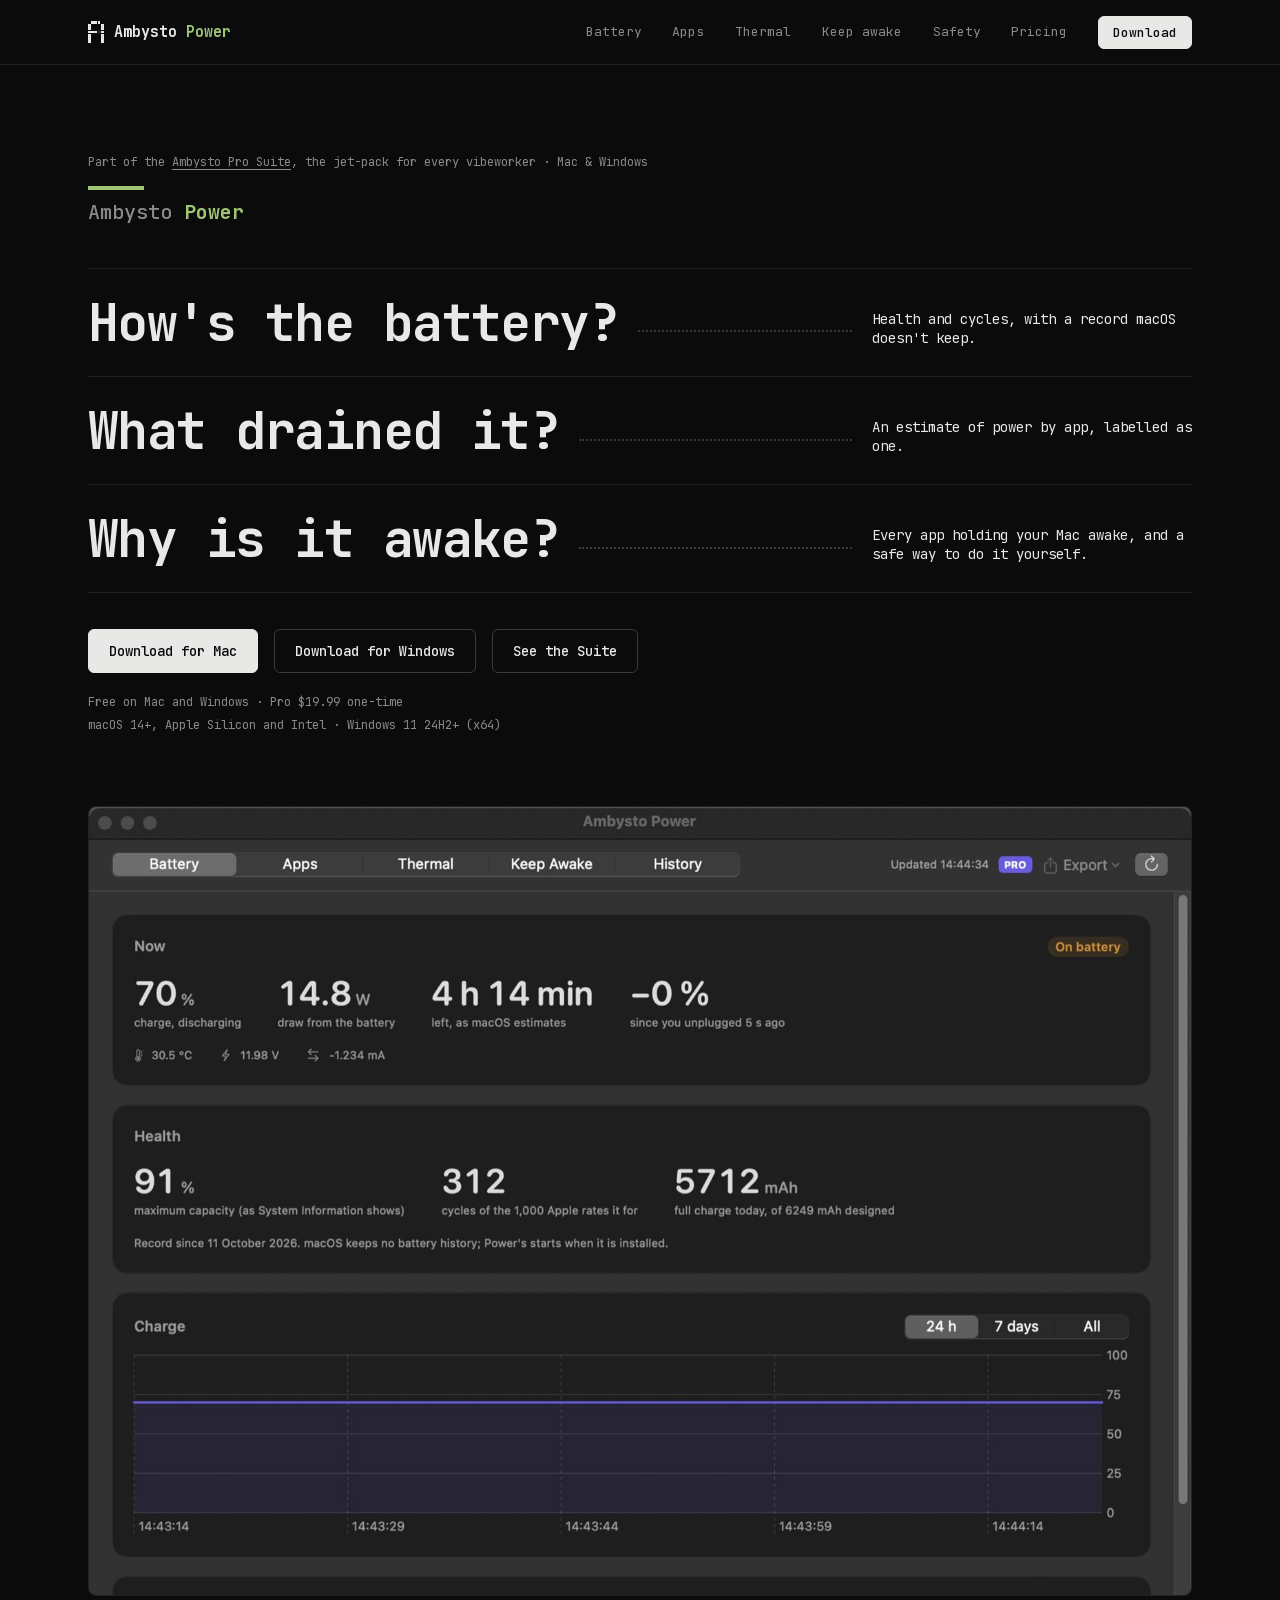
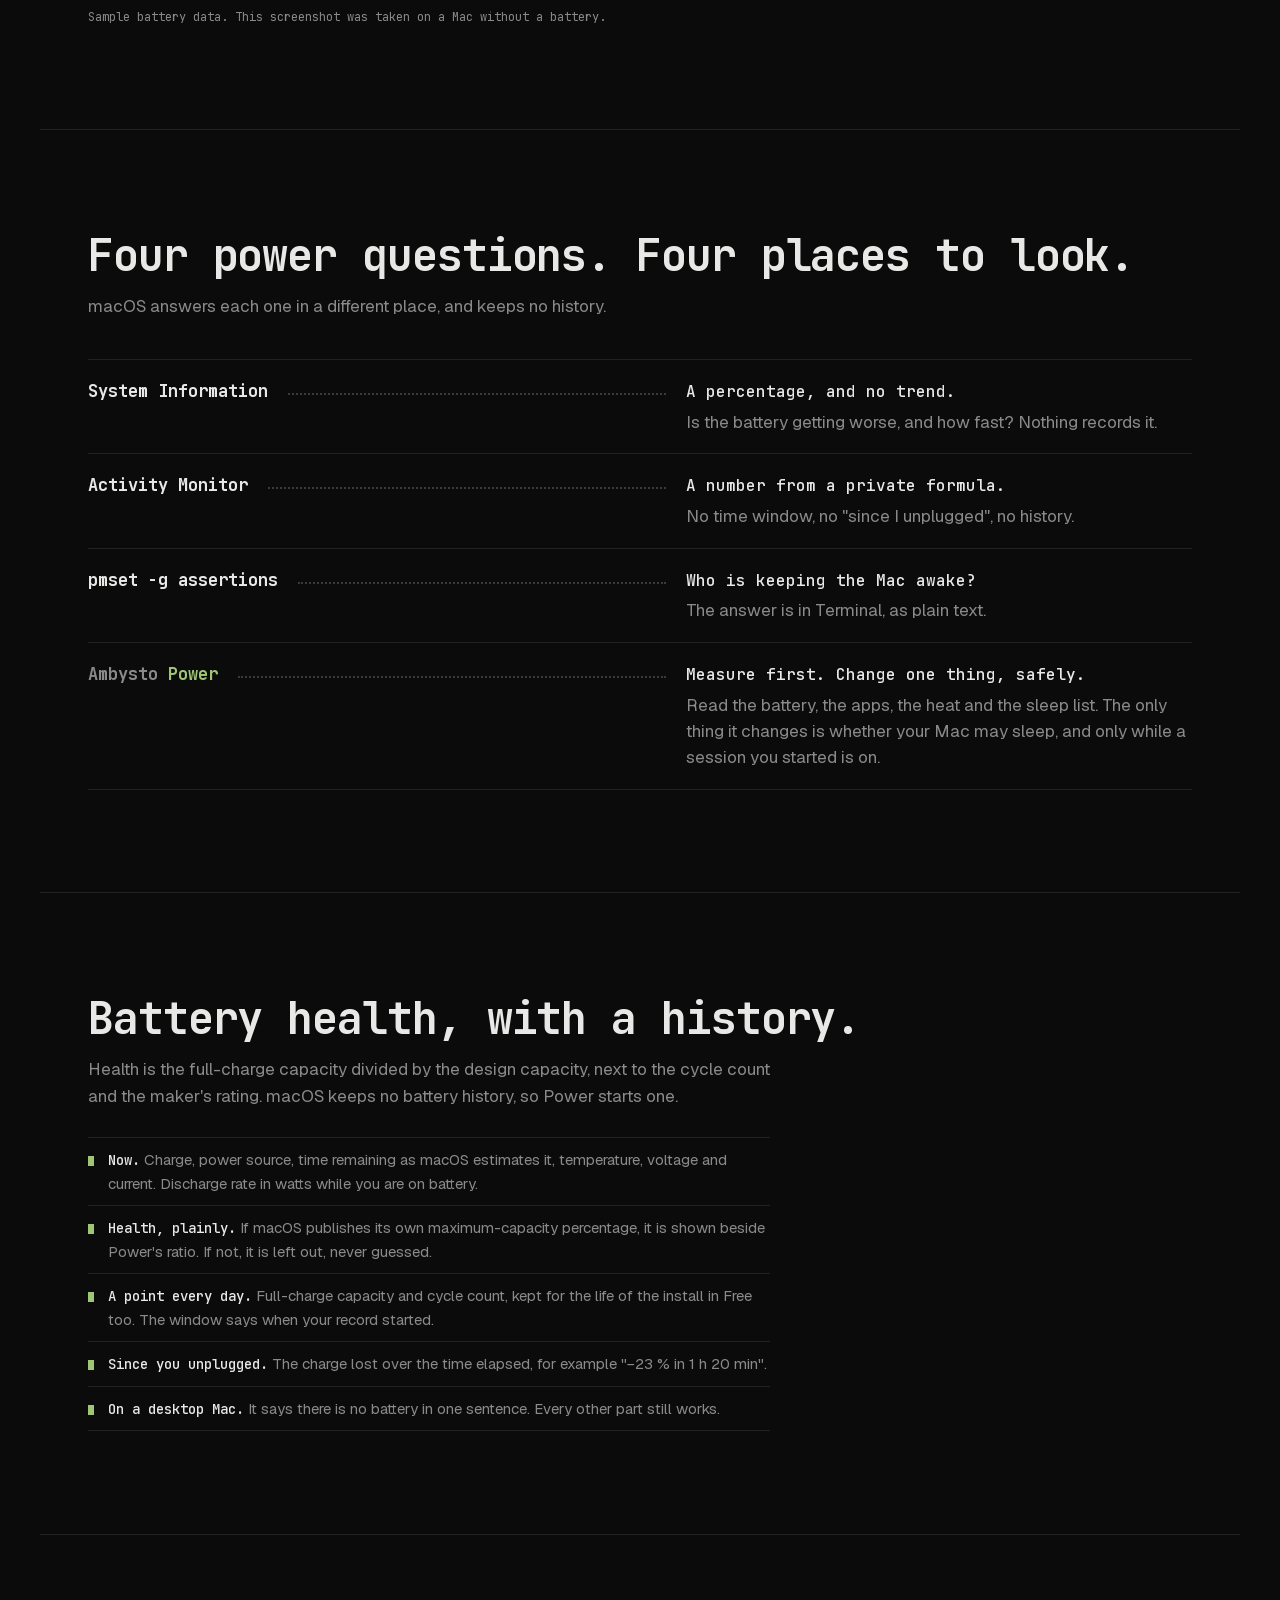
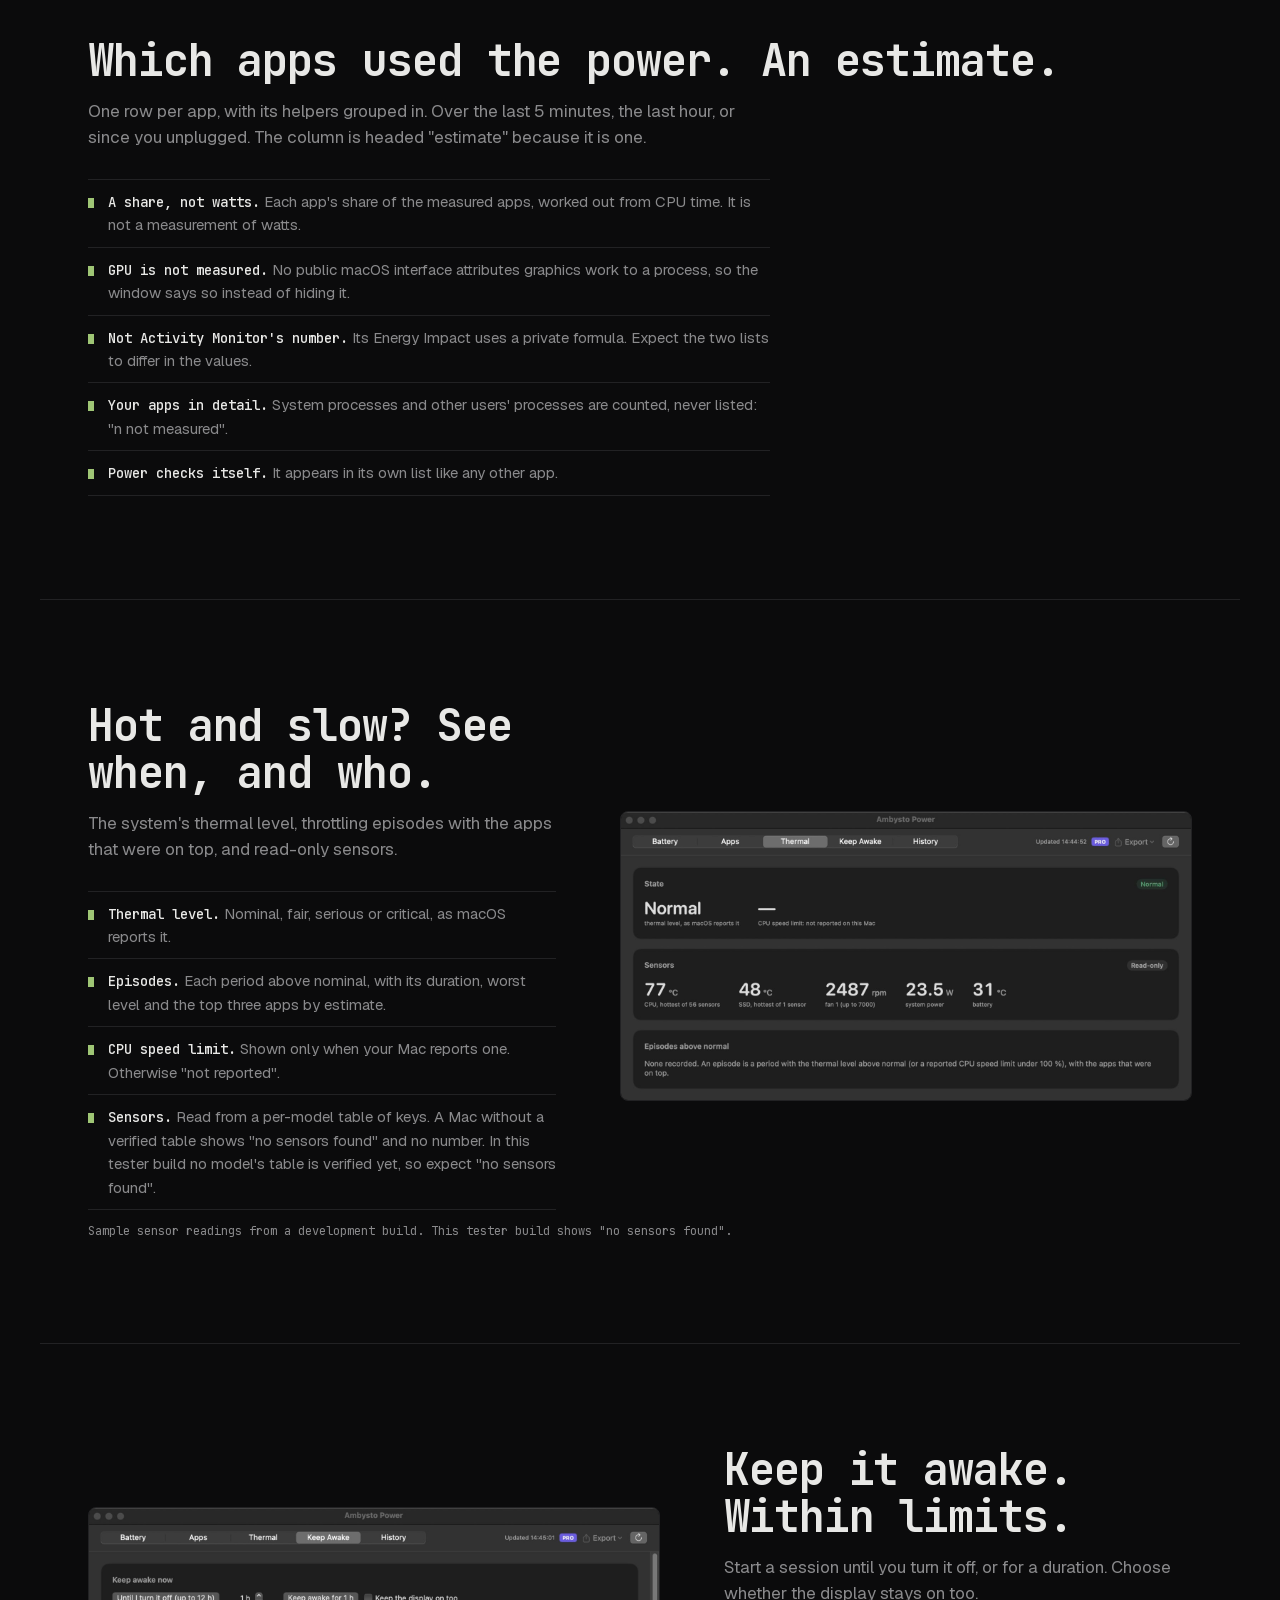
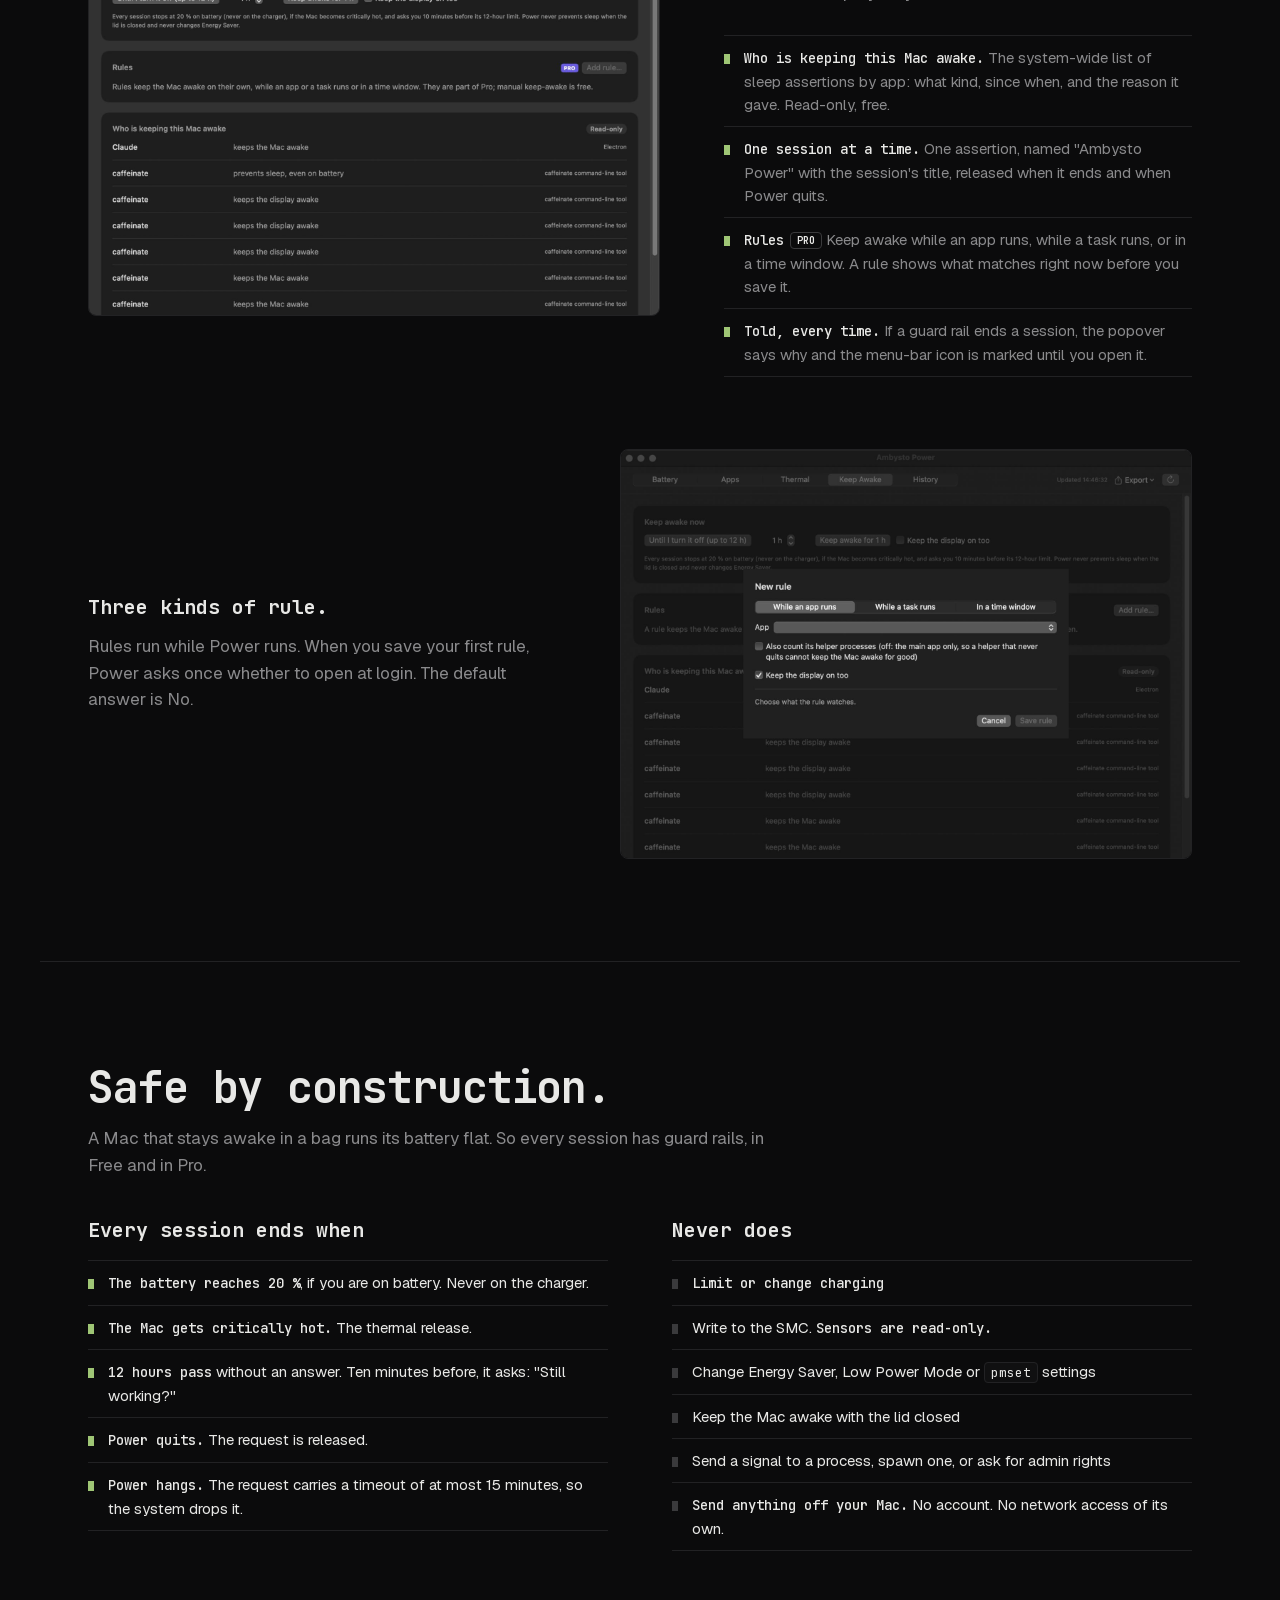
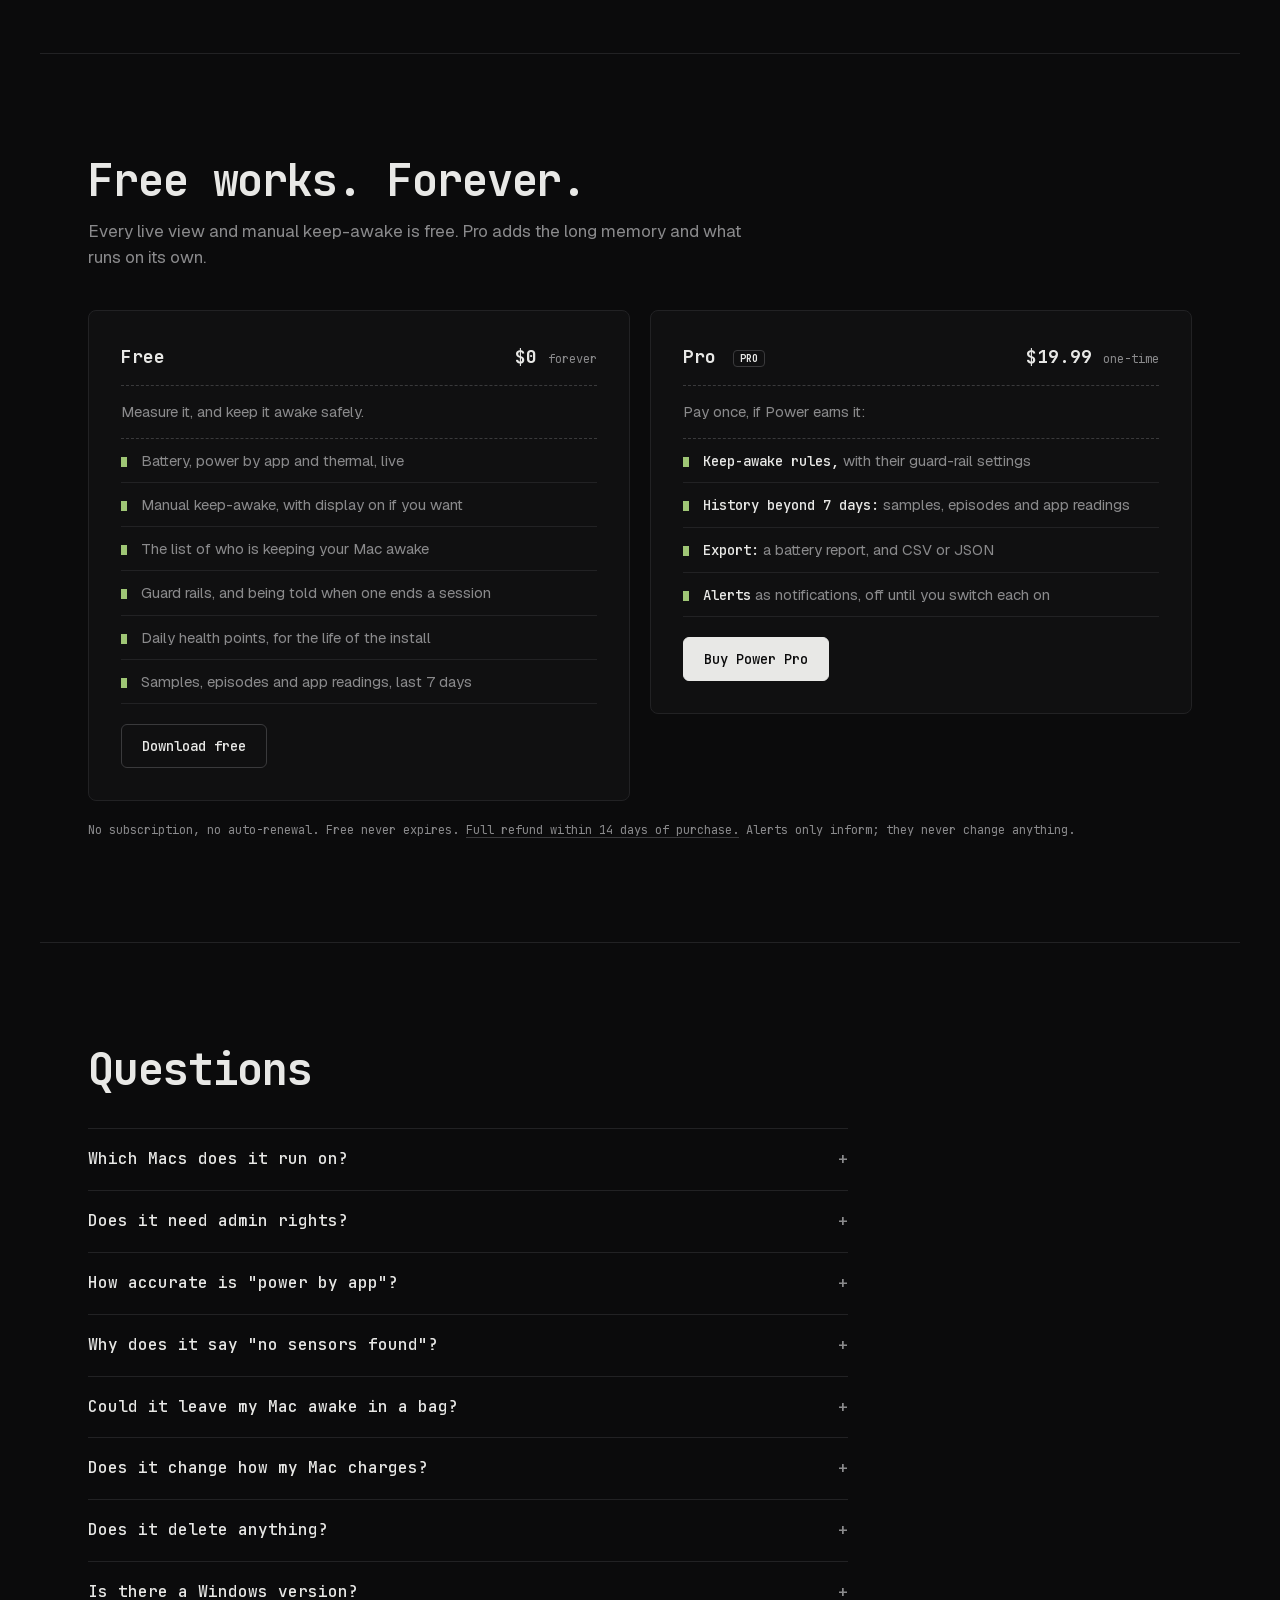
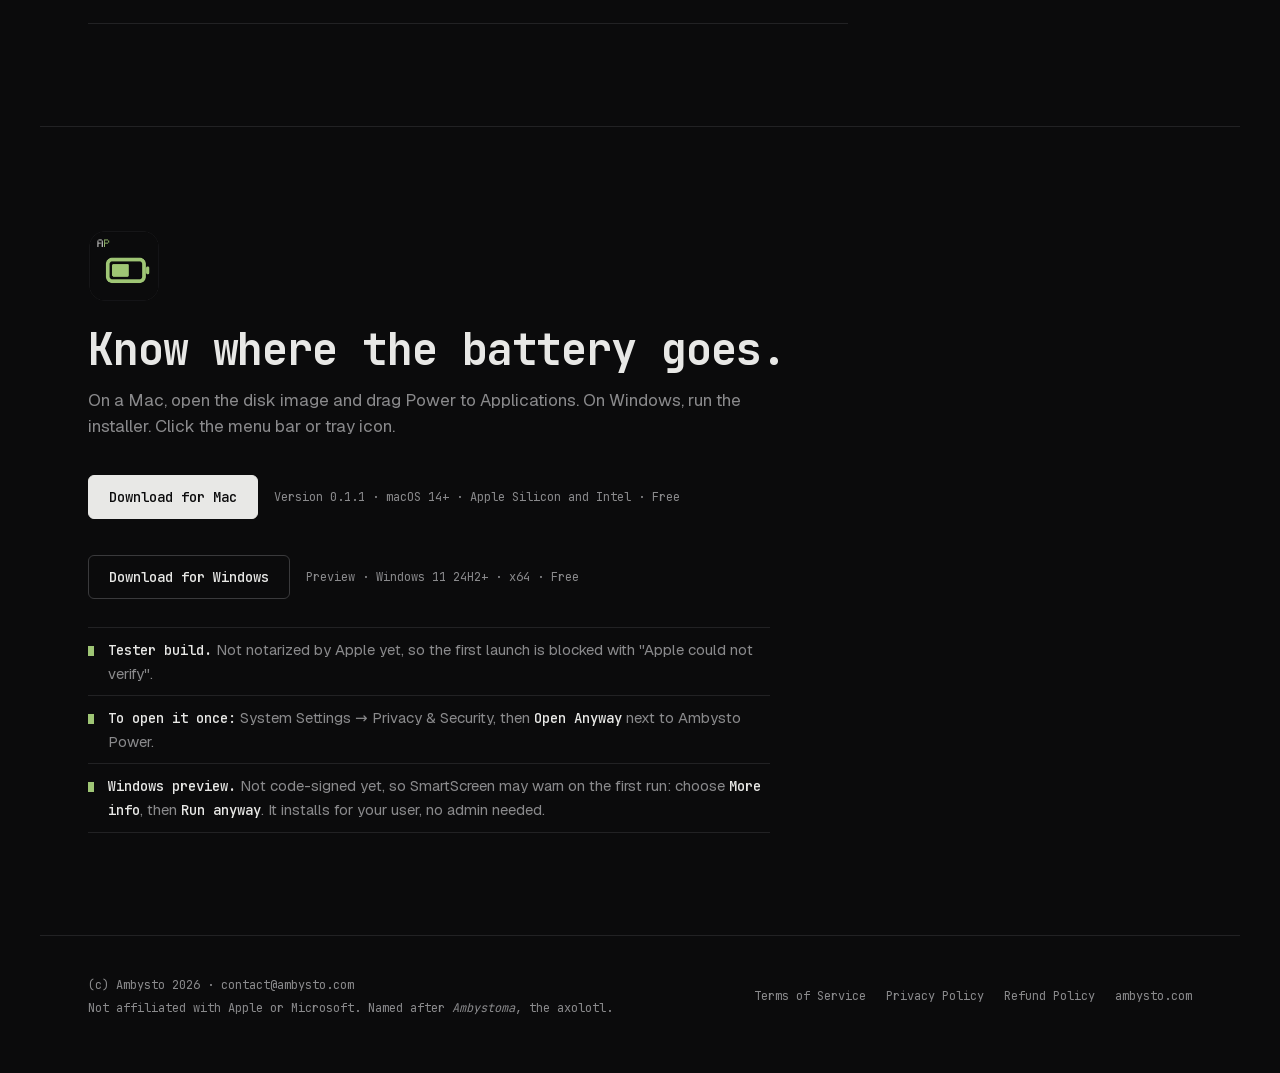
<file: site/index.html>
<!doctype html>
<html lang="en">
<head>
<meta charset="utf-8">
<meta name="viewport" content="width=device-width, initial-scale=1">
<title>Ambysto Power: Where your battery goes</title>
<meta name="description" content="Battery health with a history, an estimate of which apps used the power, thermal state and throttling, and keep-awake sessions with guard rails. Free.">
<meta name="color-scheme" content="dark">
<meta name="theme-color" content="#0b0b0c">
<link rel="preload" href="fonts/jetbrains-mono-latin.woff2" as="font" type="font/woff2" crossorigin>
<link rel="preload" href="fonts/geist-latin.woff2" as="font" type="font/woff2" crossorigin>
<link rel="icon" type="image/png" href="assets/favicon.png">
<meta property="og:title" content="Ambysto Power: Where your battery goes">
<meta property="og:description" content="Battery health, power by app (an estimate), thermal episodes and safe keep-awake, in your menu bar.">
<meta property="og:image" content="https://ambysto-power.vercel.app/assets/app-icon-256.png">
<style>
@font-face {
  font-family: "Geist"; font-style: normal; font-weight: 100 900; font-display: swap;
  src: url(fonts/geist-latin.woff2) format("woff2");
}
@font-face {
  font-family: "JetBrains Mono"; font-style: normal; font-weight: 100 800; font-display: swap;
  src: url(fonts/jetbrains-mono-latin.woff2) format("woff2");
}
:root {
  --bg: #0b0b0c;
  --panel: #101011;
  --ink: #e8e8e6;
  --mute: #8a8a8c;
  --rule: #222224;
  --dim: #3a3a3c;
  --tone: #9fc675; /* Power: identity only, never status */
  --sans: "Geist", system-ui, sans-serif;
  --mono: "JetBrains Mono", ui-monospace, monospace;
}

* { box-sizing: border-box; }
html {
  background: var(--bg);
  color-scheme: dark;
  scrollbar-color: var(--dim) var(--bg);
  -webkit-text-size-adjust: 100%;
}
@media (prefers-reduced-motion: no-preference) {
  html { scroll-behavior: smooth; }
}
body {
  margin: 0;
  background: var(--bg);
  color: var(--ink);
  font-family: var(--sans);
  font-size: 1.0625rem;
  line-height: 1.55;
  -webkit-font-smoothing: antialiased;
}
::selection { background: var(--ink); color: var(--bg); }
:focus-visible { outline: 2px solid var(--ink); outline-offset: 3px; border-radius: 4px; }
a { color: inherit; text-decoration: none; }
h1, h2, h3, p, ul, ol, figure { margin: 0; padding: 0; }
ul, ol { list-style: none; }
img { max-width: 100%; height: auto; display: block; }
.wrap { width: 100%; max-width: 1200px; margin-inline: auto; padding-inline: clamp(20px, 4vw, 48px); }
code { font-family: var(--mono); font-size: 0.85em; background: var(--panel); border: 1px solid var(--rule); border-radius: 4px; padding: 1px 6px; color: var(--ink); overflow-wrap: anywhere; }

/* header */
.top { position: sticky; top: 0; z-index: 20; background: var(--bg); border-bottom: 1px solid var(--rule); }
.topbar { display: flex; align-items: center; justify-content: space-between; height: 64px; }
.brandmark { display: inline-flex; align-items: center; gap: 0.7em; font-family: var(--mono); font-size: 15px; line-height: 1; }
.brandmark svg { height: 22px; width: auto; }
.brandmark b { font-weight: 700; }
.brandmark .nm { color: var(--tone); font-weight: 700; }
.links { display: flex; align-items: center; gap: clamp(14px, 2.4vw, 32px); font-family: var(--mono); font-size: 0.8125rem; color: var(--mute); }
.links a:not(.btn):hover { color: var(--ink); }
@media (max-width: 759px) {
  .links a:not(.btn) { display: none; }
}

/* buttons */
.btn {
  display: inline-flex; align-items: center; justify-content: center;
  font-family: var(--mono); font-weight: 500; font-size: 0.875rem; line-height: 1;
  padding: 14px 20px; border-radius: 6px; border: 1px solid var(--ink);
  background: transparent; color: var(--ink); cursor: pointer;
  transition: background 0.2s, color 0.2s, border-color 0.2s;
}
.btn.primary { background: var(--ink); color: var(--bg); }
.btn.primary:hover { background: #ffffff; border-color: #ffffff; }
.btn.ghost { border-color: var(--dim); }
.btn.ghost:hover { border-color: var(--ink); }
.btn.small { padding: 9px 14px; font-size: 0.8125rem; }

/* shared text */
.leader { align-self: flex-end; height: 0.5em; margin-bottom: 0.3em; min-width: 24px; border-bottom: 2px dotted var(--dim); }
.note { font-family: var(--mono); font-size: 0.75rem; color: var(--mute); }
.notice:empty { display: none; }
.actions { display: flex; flex-wrap: wrap; align-items: center; gap: 14px 16px; margin-top: 36px; }
.notes { display: grid; gap: 4px; margin-top: 20px; }
.block { padding-block: clamp(56px, 8vw, 112px); border-top: 1px solid var(--rule); scroll-margin-top: 88px; }
h2 { font-family: var(--mono); font-weight: 700; letter-spacing: -0.025em; line-height: 1.08; font-size: clamp(1.75rem, 3.4vw, 2.875rem); text-wrap: balance; }
.lede { margin-top: 14px; max-width: 62ch; color: var(--mute); text-wrap: pretty; }
.num { font-family: var(--mono); font-variant-numeric: tabular-nums; font-feature-settings: "tnum"; }

/* hero: the ledger */
.hero { padding-top: clamp(40px, 7vw, 88px); padding-bottom: clamp(56px, 8vw, 104px); }
.appid { display: flex; flex-direction: column; gap: 10px; margin-bottom: 18px; font-family: var(--mono); font-weight: 500; font-size: 1.25rem; line-height: 1.2; }
.appid::before { content: ""; display: block; width: 56px; height: 4px; background: var(--tone); }
.appid .co { color: var(--mute); }
.appid .nm { color: var(--tone); font-weight: 700; }
.hero .appid { margin-bottom: clamp(24px, 4vw, 44px); }
.lg { display: grid; grid-template-columns: minmax(0, 1fr) minmax(220px, 340px); border-top: 1px solid var(--rule); }
.lg h1 { display: contents; font: inherit; }
.say, .out { padding-block: clamp(14px, 2.2vw, 28px); border-bottom: 1px solid var(--rule); }
.say {
  grid-column: 1; display: flex; align-items: flex-end; gap: 20px;
  font-family: var(--mono); font-weight: 700; line-height: 1; letter-spacing: -0.03em;
  font-size: clamp(1.5rem, 4vw, 3.75rem);
}
.say::after { content: ""; flex: 1; align-self: flex-end; height: 0.5em; margin-bottom: 0.3em; min-width: 24px; border-bottom: 2px dotted var(--dim); }
.out {
  grid-column: 2; display: flex; align-items: flex-end; padding-left: 20px;
  font-family: var(--mono); font-size: clamp(0.8125rem, 1.1vw, 0.9375rem); line-height: 1.35;
}
.r1 { grid-row: 1; } .r2 { grid-row: 2; } .r3 { grid-row: 3; }
@media (max-width: 719px) {
  .lg { grid-template-columns: minmax(0, 1fr); }
  .say { border-bottom: 0; padding-bottom: 6px; }
  .say::after { display: none; }
  .out { grid-column: 1; padding-left: 0; padding-top: 0; color: var(--mute); }
  .say.r1 { grid-row: 1; } .out.r1 { grid-row: 2; }
  .say.r2 { grid-row: 3; } .out.r2 { grid-row: 4; }
  .say.r3 { grid-row: 5; } .out.r3 { grid-row: 6; }
}

/* screenshots */
.shot { background: var(--panel); border: 1px solid var(--rule); border-radius: 8px; overflow: hidden; }
.hero .shot { margin-top: clamp(40px, 6vw, 72px); }
.cap { margin-top: 12px; }
.shots { display: grid; grid-template-columns: 1fr 1fr; gap: 28px; margin-top: 40px; }
.shots figcaption { margin-top: 12px; }
@media (max-width: 719px) {
  .shots { grid-template-columns: minmax(0, 1fr); }
}

/* app sections */
.split { display: grid; grid-template-columns: minmax(0, 0.9fr) minmax(0, 1.1fr); gap: clamp(32px, 5vw, 64px); align-items: center; }
.split.flip { grid-template-columns: minmax(0, 1.1fr) minmax(0, 0.9fr); }
.split.flip .copy { order: 2; }
.ticks { margin-top: 28px; border-top: 1px solid var(--rule); max-width: 62ch; }
.ticks li { display: flex; gap: 14px; align-items: baseline; padding-block: 10px; border-bottom: 1px solid var(--rule); font-size: 0.9375rem; color: var(--mute); }
.ticks li::before { content: ""; flex: none; width: 6px; height: 10px; background: var(--tone, var(--ink)); transform: translateY(1px); }
.ticks li > span { min-width: 0; }
.ticks strong { font-family: var(--mono); font-weight: 500; font-size: 0.875rem; color: var(--ink); }
.subhead { font-family: var(--mono); font-weight: 700; font-size: 1.25rem; line-height: 1.2; }
.split + .split { margin-top: clamp(40px, 6vw, 72px); }
.ticks li.dimmark::before { background: var(--dim); }
.pro-badge { font-family: var(--mono); font-weight: 700; font-size: 0.625rem; color: var(--ink); border: 1px solid var(--dim); border-radius: 4px; padding: 1px 6px; margin-left: 6px; vertical-align: middle; }
@media (max-width: 899px) {
  .split, .split.flip { grid-template-columns: minmax(0, 1fr); }
  .split.flip .copy { order: 0; }
}

/* ledger rows: problem, steps, refusals */
.rows { margin-top: 40px; border-top: 1px solid var(--rule); }
.rows li { display: grid; grid-template-columns: minmax(0, max-content) minmax(24px, 1fr) minmax(0, 46ch); align-items: baseline; column-gap: 20px; padding-block: 18px; border-bottom: 1px solid var(--rule); }
.rows .no { font-family: var(--mono); font-weight: 700; font-size: 1.0625rem; }
.rows .leader { align-self: start; margin-top: 0.5em; margin-bottom: 0; }
.rows .why { color: var(--mute); }
.rows .why h3 { font-family: var(--mono); font-weight: 500; font-size: 1rem; color: var(--ink); margin-bottom: 4px; }
.rows .appid-line .co { color: var(--mute); }
.rows .appid-line .nm { color: var(--tone); }
.flow { counter-reset: s; }
.flow li { counter-increment: s; }
.flow .no::before { content: counter(s, decimal-leading-zero); color: var(--mute); font-weight: 400; margin-right: 1.4ch; }
.cols2 { display: grid; grid-template-columns: 1fr 1fr; gap: clamp(32px, 5vw, 64px); margin-top: 40px; }
.cols2 h3 { font-family: var(--mono); font-weight: 700; font-size: 1.25rem; line-height: 1.2; }
.cols2 .ticks { margin-top: 18px; }
.cols2 .ticks li { color: var(--ink); }
@media (max-width: 859px) {
  .rows li { grid-template-columns: 1fr; row-gap: 6px; }
  .rows .leader { display: none; }
  .cols2 { grid-template-columns: minmax(0, 1fr); }
}

/* free and pro: two receipts */
.receipts { display: grid; grid-template-columns: 1fr 1fr; gap: 20px; margin-top: 40px; align-items: start; }
.receipt { padding: clamp(20px, 3vw, 32px); background: var(--panel); border: 1px solid var(--rule); border-radius: 8px; }
.rhead { display: flex; justify-content: space-between; align-items: baseline; gap: 12px; padding-bottom: 14px; border-bottom: 1px dashed var(--dim); }
.rhead h3 { font-family: var(--mono); font-weight: 700; font-size: 1.125rem; }
.rhead .price { font-size: 1.125rem; font-weight: 700; }
.rhead .price small { font-weight: 400; font-size: 0.75rem; color: var(--mute); }
.tagline { margin-top: 14px; color: var(--mute); font-size: 0.9375rem; }
.receipt .ticks { margin-top: 14px; max-width: none; border-top: 1px dashed var(--dim); }
.receipt .ticks li { border-bottom-color: var(--rule); }
.receipt .btn { margin-top: 20px; }
.receipt .notice { margin-top: 12px; }
.after { margin-top: 20px; }
@media (max-width: 899px) {
  .receipts { grid-template-columns: minmax(0, 1fr); }
}

/* questions */
.faq { margin-top: 36px; border-top: 1px solid var(--rule); max-width: 760px; }
.faq details { border-bottom: 1px solid var(--rule); }
.faq summary { display: flex; justify-content: space-between; gap: 16px; padding-block: 18px; cursor: pointer; list-style: none; font-family: var(--mono); font-weight: 500; font-size: 1rem; }
.faq summary::-webkit-details-marker { display: none; }
.faq summary::after { content: "+"; color: var(--mute); }
.faq details[open] summary::after { content: "\2212"; }
.faq details p { padding-bottom: 20px; max-width: 62ch; color: var(--mute); }

/* download */
.dl-icon { width: 72px; height: 72px; margin-bottom: 24px; border-radius: 0; }
.download .notice { margin-top: 14px; }

.foot { display: flex; flex-wrap: wrap; align-items: center; justify-content: space-between; gap: 16px; padding-block: 40px 56px; border-top: 1px solid var(--rule); }
.foot p { font-family: var(--mono); font-size: 0.75rem; color: var(--mute); }
.foot em { font-style: italic; }
.foot > div { display: grid; gap: 4px; }
.foot .legal { display: flex; flex-wrap: wrap; gap: 8px 20px; font-family: var(--mono); font-size: 0.75rem; color: var(--mute); }
.foot a:hover { color: var(--ink); }
a.inl { text-decoration: underline; text-underline-offset: 3px; text-decoration-color: var(--dim); }
a.inl:hover { color: var(--ink); text-decoration-color: var(--ink); }

@media (prefers-reduced-motion: reduce) {
  .btn { transition: none; }
}
.suite-line { margin-bottom: 14px; }
.suite-line a { text-decoration: underline; text-underline-offset: 3px; }
</style>
</head>
<body>

<header class="top">
  <div class="wrap topbar">
    <a class="brandmark" href="#top">
      <svg viewBox="0 0 5 7" aria-hidden="true" shape-rendering="crispEdges"><path fill="#e8e8e6" d="M1.04 .04h.92v.92h-.92zM2.04 .04h.92v.92h-.92zM3.04 .04h.92v.92h-.92zM.04 1.04h.92v.92h-.92zM4.04 1.04h.92v.92h-.92zM.04 2.04h.92v.92h-.92zM4.04 2.04h.92v.92h-.92zM.04 3.04h.92v.92h-.92zM1.04 3.04h.92v.92h-.92zM2.04 3.04h.92v.92h-.92zM4.04 3.04h.92v.92h-.92zM.04 4.04h.92v.92h-.92zM4.04 4.04h.92v.92h-.92zM.04 5.04h.92v.92h-.92zM4.04 5.04h.92v.92h-.92zM.04 6.04h.92v.92h-.92zM4.04 6.04h.92v.92h-.92z"/><path fill="#3a3a3c" d="M3.04 3.04h.92v.92h-.92z"/></svg>
      <span><b>Ambysto</b> <span class="nm">Power</span></span>
    </a>
    <nav class="links" aria-label="Sections">
      <a href="#battery">Battery</a>
      <a href="#apps">Apps</a>
      <a href="#thermal">Thermal</a>
      <a href="#awake">Keep awake</a>
      <a href="#safety">Safety</a>
      <a href="#pricing">Pricing</a>
      <a class="btn small primary" href="#download">Download</a>
    </nav>
  </div>
</header>

<main id="top">

<!-- ================= HERO ================= -->
<section class="wrap hero">
  <p class="note suite-line">Part of the <a href="https://suite.ambysto.com">Ambysto Pro Suite</a>, the jet-pack for every vibeworker · Mac &amp; Windows</p>
  <p class="appid"><span><span class="co">Ambysto</span> <span class="nm">Power</span></span></p>
  <div class="lg">
    <h1>
      <span class="say r1">How's the battery?</span>
      <span class="say r2">What drained it?</span>
      <span class="say r3">Why is it awake?</span>
    </h1>
    <p class="out r1">Health and cycles, with a record macOS doesn't keep.</p>
    <p class="out r2">An estimate of power by app, labelled as one.</p>
    <p class="out r3">Every app holding your Mac awake, and a safe way to do it yourself.</p>
  </div>
  <div class="actions">
    <a class="btn primary" href="#download">Download for Mac</a>
    <a class="btn ghost" href="#download">Download for Windows</a>
    <a class="btn ghost" href="https://suite.ambysto.com">See the Suite</a>
  </div>
  <div class="notes">
    <p class="note">Free on Mac and Windows · Pro $19.99 one-time</p>
    <p class="note">macOS 14+, Apple Silicon and Intel · Windows 11 24H2+ (x64)</p>
  </div>

  <figure class="shot">
    <img src="assets/battery.jpg" width="1600" height="1143" alt="The Ambysto Power Battery tab: 70 percent charge, discharging at 14.8 watts, 4 hours 14 minutes left as macOS estimates, health shown as 91 percent maximum capacity, 312 cycles of the 1,000 Apple rates the battery for, 5712 mAh full charge of 6249 mAh designed, and a charge chart with 24 hour, 7 day and All ranges.">
  </figure>
  <p class="note cap">Sample battery data. This screenshot was taken on a Mac without a battery.</p>
</section>

<!-- ================= PROBLEM ================= -->
<section class="wrap block" aria-labelledby="problem-title">
  <h2 id="problem-title">Four power questions. Four places to look.</h2>
  <p class="lede">macOS answers each one in a different place, and keeps no history.</p>
  <ul class="rows">
    <li>
      <span class="no">System Information</span><span class="leader" aria-hidden="true"></span>
      <div class="why"><h3>A percentage, and no trend.</h3><p>Is the battery getting worse, and how fast? Nothing records it.</p></div>
    </li>
    <li>
      <span class="no">Activity Monitor</span><span class="leader" aria-hidden="true"></span>
      <div class="why"><h3>A number from a private formula.</h3><p>No time window, no "since I unplugged", no history.</p></div>
    </li>
    <li>
      <span class="no">pmset -g assertions</span><span class="leader" aria-hidden="true"></span>
      <div class="why"><h3>Who is keeping the Mac awake?</h3><p>The answer is in Terminal, as plain text.</p></div>
    </li>
    <li>
      <span class="no appid-line"><span class="co">Ambysto</span> <span class="nm">Power</span></span><span class="leader" aria-hidden="true"></span>
      <div class="why"><h3>Measure first. Change one thing, safely.</h3><p>Read the battery, the apps, the heat and the sleep list. The only thing it changes is whether your Mac may sleep, and only while a session you started is on.</p></div>
    </li>
  </ul>
</section>

<!-- ================= BATTERY ================= -->
<section id="battery" class="wrap block" aria-labelledby="battery-title">
  <h2 id="battery-title">Battery health, with a history.</h2>
  <p class="lede">Health is the full-charge capacity divided by the design capacity, next to the cycle count and the maker's rating. macOS keeps no battery history, so Power starts one.</p>
  <ul class="ticks">
    <li><span><strong>Now.</strong> Charge, power source, time remaining as macOS estimates it, temperature, voltage and current. Discharge rate in watts while you are on battery.</span></li>
    <li><span><strong>Health, plainly.</strong> If macOS publishes its own maximum-capacity percentage, it is shown beside Power's ratio. If not, it is left out, never guessed.</span></li>
    <li><span><strong>A point every day.</strong> Full-charge capacity and cycle count, kept for the life of the install in Free too. The window says when your record started.</span></li>
    <li><span><strong>Since you unplugged.</strong> The charge lost over the time elapsed, for example "−23 % in 1 h 20 min".</span></li>
    <li><span><strong>On a desktop Mac.</strong> It says there is no battery in one sentence. Every other part still works.</span></li>
  </ul>
</section>

<!-- ================= APPS ================= -->
<section id="apps" class="wrap block" aria-labelledby="apps-title">
  <h2 id="apps-title">Which apps used the power. An estimate.</h2>
  <p class="lede">One row per app, with its helpers grouped in. Over the last 5 minutes, the last hour, or since you unplugged. The column is headed "estimate" because it is one.</p>
  <ul class="ticks">
    <li><span><strong>A share, not watts.</strong> Each app's share of the measured apps, worked out from CPU time. It is not a measurement of watts.</span></li>
    <li><span><strong>GPU is not measured.</strong> No public macOS interface attributes graphics work to a process, so the window says so instead of hiding it.</span></li>
    <li><span><strong>Not Activity Monitor's number.</strong> Its Energy Impact uses a private formula. Expect the two lists to differ in the values.</span></li>
    <li><span><strong>Your apps in detail.</strong> System processes and other users' processes are counted, never listed: "n not measured".</span></li>
    <li><span><strong>Power checks itself.</strong> It appears in its own list like any other app.</span></li>
  </ul>
</section>

<!-- ================= THERMAL ================= -->
<section id="thermal" class="wrap block" aria-labelledby="thermal-title">
  <div class="split">
    <div class="copy">
      <h2 id="thermal-title">Hot and slow? See when, and who.</h2>
      <p class="lede">The system's thermal level, throttling episodes with the apps that were on top, and read-only sensors.</p>
      <ul class="ticks">
        <li><span><strong>Thermal level.</strong> Nominal, fair, serious or critical, as macOS reports it.</span></li>
        <li><span><strong>Episodes.</strong> Each period above nominal, with its duration, worst level and the top three apps by estimate.</span></li>
        <li><span><strong>CPU speed limit.</strong> Shown only when your Mac reports one. Otherwise "not reported".</span></li>
        <li><span><strong>Sensors.</strong> Read from a per-model table of keys. A Mac without a verified table shows "no sensors found" and no number. In this tester build no model's table is verified yet, so expect "no sensors found".</span></li>
      </ul>
    </div>
    <figure class="shot">
      <img src="assets/thermal.jpg" width="1600" height="809" loading="lazy" alt="The Thermal tab in a development build: thermal level Normal, CPU speed limit not reported on this Mac, a read-only Sensors card with sample readings, and episodes above normal: none recorded.">
    </figure>
  </div>
  <p class="note cap">Sample sensor readings from a development build. This tester build shows "no sensors found".</p>
</section>

<!-- ================= KEEP AWAKE ================= -->
<section id="awake" class="wrap block" aria-labelledby="awake-title">
  <div class="split flip">
    <div class="copy">
      <h2 id="awake-title">Keep it awake. Within limits.</h2>
      <p class="lede">Start a session until you turn it off, or for a duration. Choose whether the display stays on too.</p>
      <ul class="ticks">
        <li><span><strong>Who is keeping this Mac awake.</strong> The system-wide list of sleep assertions by app: what kind, since when, and the reason it gave. Read-only, free.</span></li>
        <li><span><strong>One session at a time.</strong> One assertion, named "Ambysto Power" with the session's title, released when it ends and when Power quits.</span></li>
        <li><span><strong>Rules</strong><span class="pro-badge">PRO</span> Keep awake while an app runs, while a task runs, or in a time window. A rule shows what matches right now before you save it.</span></li>
        <li><span><strong>Told, every time.</strong> If a guard rail ends a session, the popover says why and the menu-bar icon is marked until you open it.</span></li>
      </ul>
    </div>
    <figure class="shot">
      <img src="assets/awake.jpg" width="1600" height="1143" loading="lazy" alt="The Keep Awake tab: start a session until turned off or for 1 hour with a 'keep the display on too' option, a note that every session stops at 20 percent on battery, if the Mac becomes critically hot, and asks 10 minutes before its 12-hour limit. Below, the Rules card marked Pro and the read-only list of apps keeping this Mac awake.">
    </figure>
  </div>
  <div class="split">
    <div class="copy">
      <h3 class="subhead">Three kinds of rule.</h3>
      <p class="lede">Rules run while Power runs. When you save your first rule, Power asks once whether to open at login. The default answer is No.</p>
    </div>
    <figure class="shot">
      <img src="assets/rules.jpg" width="1600" height="1143" loading="lazy" alt="The New rule sheet with three kinds: while an app runs, while a task runs, and in a time window, an app picker, an unchecked option to also count the app's helper processes, and a checked option to keep the display on too.">
    </figure>
  </div>
</section>

<!-- ================= SAFETY ================= -->
<section id="safety" class="wrap block" aria-labelledby="safety-title">
  <h2 id="safety-title">Safe by construction.</h2>
  <p class="lede">A Mac that stays awake in a bag runs its battery flat. So every session has guard rails, in Free and in Pro.</p>
  <div class="cols2">
    <div>
      <h3>Every session ends when</h3>
      <ul class="ticks">
        <li><span><strong>The battery reaches 20 %</strong>, if you are on battery. Never on the charger.</span></li>
        <li><span><strong>The Mac gets critically hot.</strong> The thermal release.</span></li>
        <li><span><strong>12 hours pass</strong> without an answer. Ten minutes before, it asks: "Still working?"</span></li>
        <li><span><strong>Power quits.</strong> The request is released.</span></li>
        <li><span><strong>Power hangs.</strong> The request carries a timeout of at most 15 minutes, so the system drops it.</span></li>
      </ul>
    </div>
    <div>
      <h3>Never does</h3>
      <ul class="ticks">
        <li class="dimmark"><span><strong>Limit or change charging</strong></span></li>
        <li class="dimmark"><span>Write to the SMC. <strong>Sensors are read-only.</strong></span></li>
        <li class="dimmark"><span>Change Energy Saver, Low Power Mode or <code>pmset</code> settings</span></li>
        <li class="dimmark"><span>Keep the Mac awake with the lid closed</span></li>
        <li class="dimmark"><span>Send a signal to a process, spawn one, or ask for admin rights</span></li>
        <li class="dimmark"><span><strong>Send anything off your Mac.</strong> No account. No network access of its own.</span></li>
      </ul>
    </div>
  </div>
</section>

<!-- ================= PRICING ================= -->
<section id="pricing" class="wrap block" aria-labelledby="pricing-title">
  <h2 id="pricing-title">Free works. Forever.</h2>
  <p class="lede">Every live view and manual keep-awake is free. Pro adds the long memory and what runs on its own.</p>
  <div class="receipts">
    <div class="receipt">
      <div class="rhead"><h3>Free</h3><span class="price num">$0 <small>forever</small></span></div>
      <p class="tagline">Measure it, and keep it awake safely.</p>
      <ul class="ticks">
        <li><span>Battery, power by app and thermal, live</span></li>
        <li><span>Manual keep-awake, with display on if you want</span></li>
        <li><span>The list of who is keeping your Mac awake</span></li>
        <li><span>Guard rails, and being told when one ends a session</span></li>
        <li><span>Daily health points, for the life of the install</span></li>
        <li><span>Samples, episodes and app readings, last 7 days</span></li>
      </ul>
      <a class="btn ghost" href="#download">Download free</a>
    </div>
    <div class="receipt">
      <div class="rhead"><h3>Pro <span class="pro-badge">PRO</span></h3><span class="price num">$19.99 <small>one-time</small></span></div>
      <p class="tagline">Pay once, if Power earns it:</p>
      <ul class="ticks">
        <li><span><strong>Keep-awake rules,</strong> with their guard-rail settings</span></li>
        <li><span><strong>History beyond 7 days:</strong> samples, episodes and app readings</span></li>
        <li><span><strong>Export:</strong> a battery report, and CSV or JSON</span></li>
        <li><span><strong>Alerts</strong> as notifications, off until you switch each on</span></li>
      </ul>
      <button class="btn primary" type="button" data-buy="power">Buy Power Pro</button>
      <p class="note notice" id="notice-power" role="status"></p>
    </div>
  </div>
  <p class="note after">No subscription, no auto-renewal. Free never expires. <a class="inl" href="/refund-policy">Full refund within 14 days of purchase.</a> Alerts only inform; they never change anything.</p>
</section>

<!-- ================= FAQ ================= -->
<section class="wrap block" aria-labelledby="faq-title">
  <h2 id="faq-title">Questions</h2>
  <div class="faq">
    <details>
      <summary>Which Macs does it run on?</summary>
      <p>macOS 14 or later. Apple Silicon and Intel. It lives in the menu bar, with a window when you want the full views. A Mac with no battery says so, and the other views still work.</p>
    </details>
    <details>
      <summary>Does it need admin rights?</summary>
      <p>No. There is no admin password and no helper tool. It reads your own processes in detail. It asks two things only: whether to open at login, when you save your first rule, and for notification permission, when you switch an alert on.</p>
    </details>
    <details>
      <summary>How accurate is "power by app"?</summary>
      <p>It is an estimate, and it is labelled as one. It ranks apps by their share of measured activity, today from CPU time. It is not watts, it leaves GPU out, and it will not match Activity Monitor's Energy Impact value for value.</p>
    </details>
    <details>
      <summary>Why does it say "no sensors found"?</summary>
      <p>Sensor readings need a table of keys checked for your Mac's model. Where there is no verified table, Power shows no number rather than guess one. In this tester build no model's table is verified yet, so every Mac shows "no sensors found".</p>
    </details>
    <details>
      <summary>Could it leave my Mac awake in a bag?</summary>
      <p>Every session stops at 20 % on battery, at a critical thermal level, and at 12 hours unless you answer. The system request also expires within 15 minutes if Power hangs, and is released when Power quits. It never keeps the Mac awake with the lid closed.</p>
    </details>
    <details>
      <summary>Does it change how my Mac charges?</summary>
      <p>No. It never limits charging, and never changes Energy Saver, Low Power Mode or any sleep setting. The only thing it changes is whether your Mac may idle-sleep, and only while a session or rule you made is on.</p>
    </details>
    <details>
      <summary>Does it delete anything?</summary>
      <p>Only its own history day files older than 7 days, only in Free, only with no license key stored, and only if Power never kept Pro history on that Mac. Otherwise it hides older data and deletes nothing. The daily health points are never deleted. Settings also has a "Delete history older than 7 days" button, behind a confirmation that lists the files.</p>
    </details>
    <details>
      <summary>Is there a Windows version?</summary>
      <p>Yes, as a preview for Windows 11 24H2 or later (x64), built from the same written spec as the Mac app. Like the Mac app, every keep-awake session has the same guard rails and never changes power plans or charging limits.</p>
    </details>
  </div>
</section>

<!-- ================= DOWNLOAD ================= -->
<section id="download" class="wrap block download" aria-labelledby="download-title">
  <img class="dl-icon" src="assets/app-icon-256.png" width="256" height="256" alt="Ambysto Power app icon">
  <h2 id="download-title">Know where the battery goes.</h2>
  <p class="lede">On a Mac, open the disk image and drag Power to Applications. On Windows, run the installer. Click the menu bar or tray icon.</p>
  <div class="actions">
    <a class="btn primary" id="get" href="download/AmbystoPower.dmg" download aria-describedby="get-notice">Download for Mac</a>
    <p class="note">Version 0.1.1 · macOS 14+ · Apple Silicon and Intel · Free</p>
  </div>
  <div class="actions">
    <a class="btn ghost" id="get-win" href="https://github.com/ambysto/ambysto-downloads/releases/download/windows-v0.1.1/AmbystoPower.msi" aria-describedby="get-notice">Download for Windows</a>
    <p class="note">Preview · Windows 11 24H2+ · x64 · Free</p>
  </div>
  <p class="note notice" id="get-notice" role="status"></p>
  <ul class="ticks">
    <li><span><strong>Tester build.</strong> Not notarized by Apple yet, so the first launch is blocked with "Apple could not verify".</span></li>
    <li><span><strong>To open it once:</strong> System Settings → Privacy &amp; Security, then <strong>Open Anyway</strong> next to Ambysto Power.</span></li>
    <li><span><strong>Windows preview.</strong> Not code-signed yet, so SmartScreen may warn on the first run: choose <strong>More info</strong>, then <strong>Run anyway</strong>. It installs for your user, no admin needed.</span></li>
  </ul>
</section>

</main>

<footer class="wrap foot">
  <div>
    <p>(c) Ambysto 2026 · <a href="mailto:contact@ambysto.com">contact@ambysto.com</a></p>
    <p>Not affiliated with Apple or Microsoft. Named after <em>Ambystoma</em>, the axolotl.</p>
  </div>
  <nav class="legal" aria-label="Legal">
    <a href="/terms">Terms of Service</a>
    <a href="/privacy-policy">Privacy Policy</a>
    <a href="/refund-policy">Refund Policy</a>
    <a href="https://ambysto.com">ambysto.com</a>
  </nav>
</footer>

<script>
// Download: if the disk image or installer is not on the server, say so instead of a 404.
['get', 'get-win'].forEach(function (id) { document.getElementById(id).addEventListener('click', function (e) {
  var a = this;
  if (a.dataset.ok) return;
  e.preventDefault();
  fetch(a.href, { method: 'HEAD' }).then(function (r) {
    if (!r.ok) throw 0;
    a.dataset.ok = '1';
    a.click();
  }).catch(function () {
    document.getElementById('get-notice').textContent = 'The download is being updated. Please try again shortly.';
  });
}); });

// Buy: no checkout is connected; say so, charge nothing.
document.querySelectorAll('[data-buy]').forEach(function (b) {
  b.addEventListener('click', function () {
    document.getElementById('notice-' + b.dataset.buy).textContent = 'Checkout is opening soon. Early users get Pro access free.';
  });
});
</script>
</body>
</html>
</file>
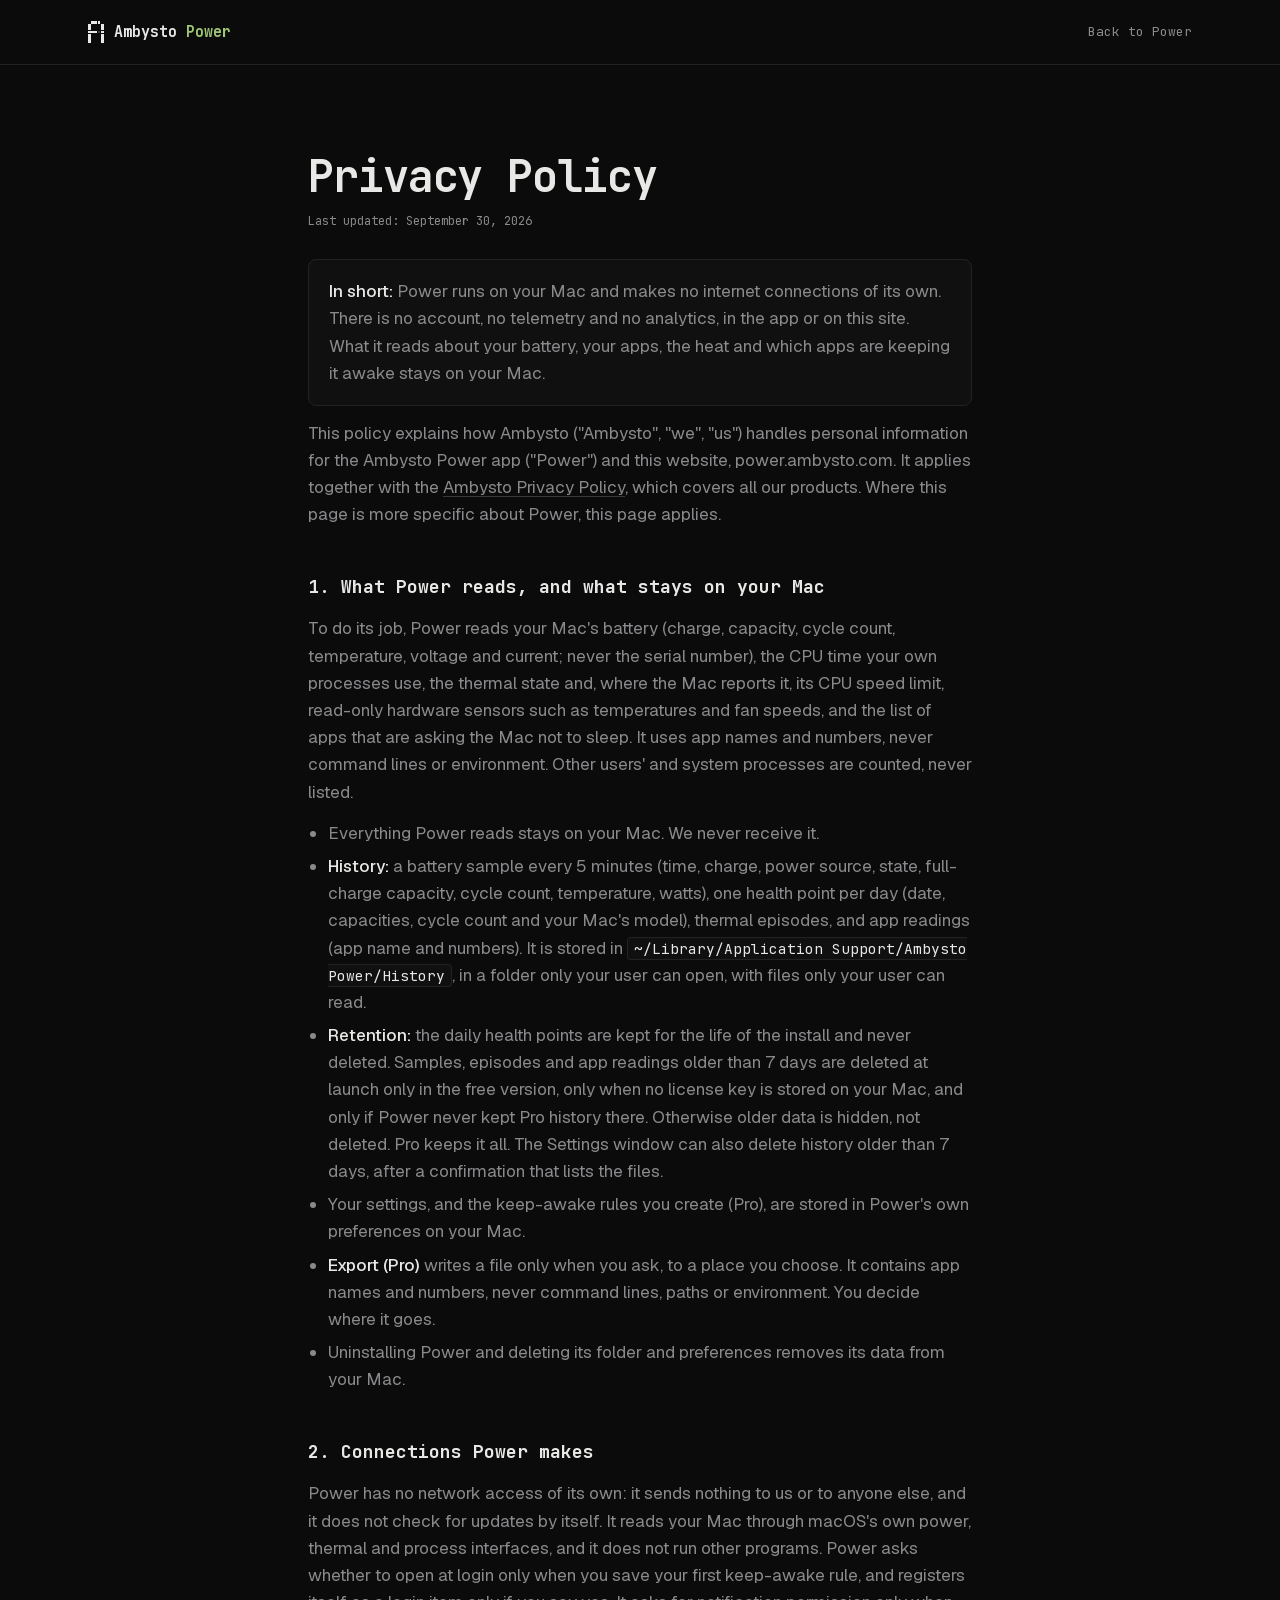
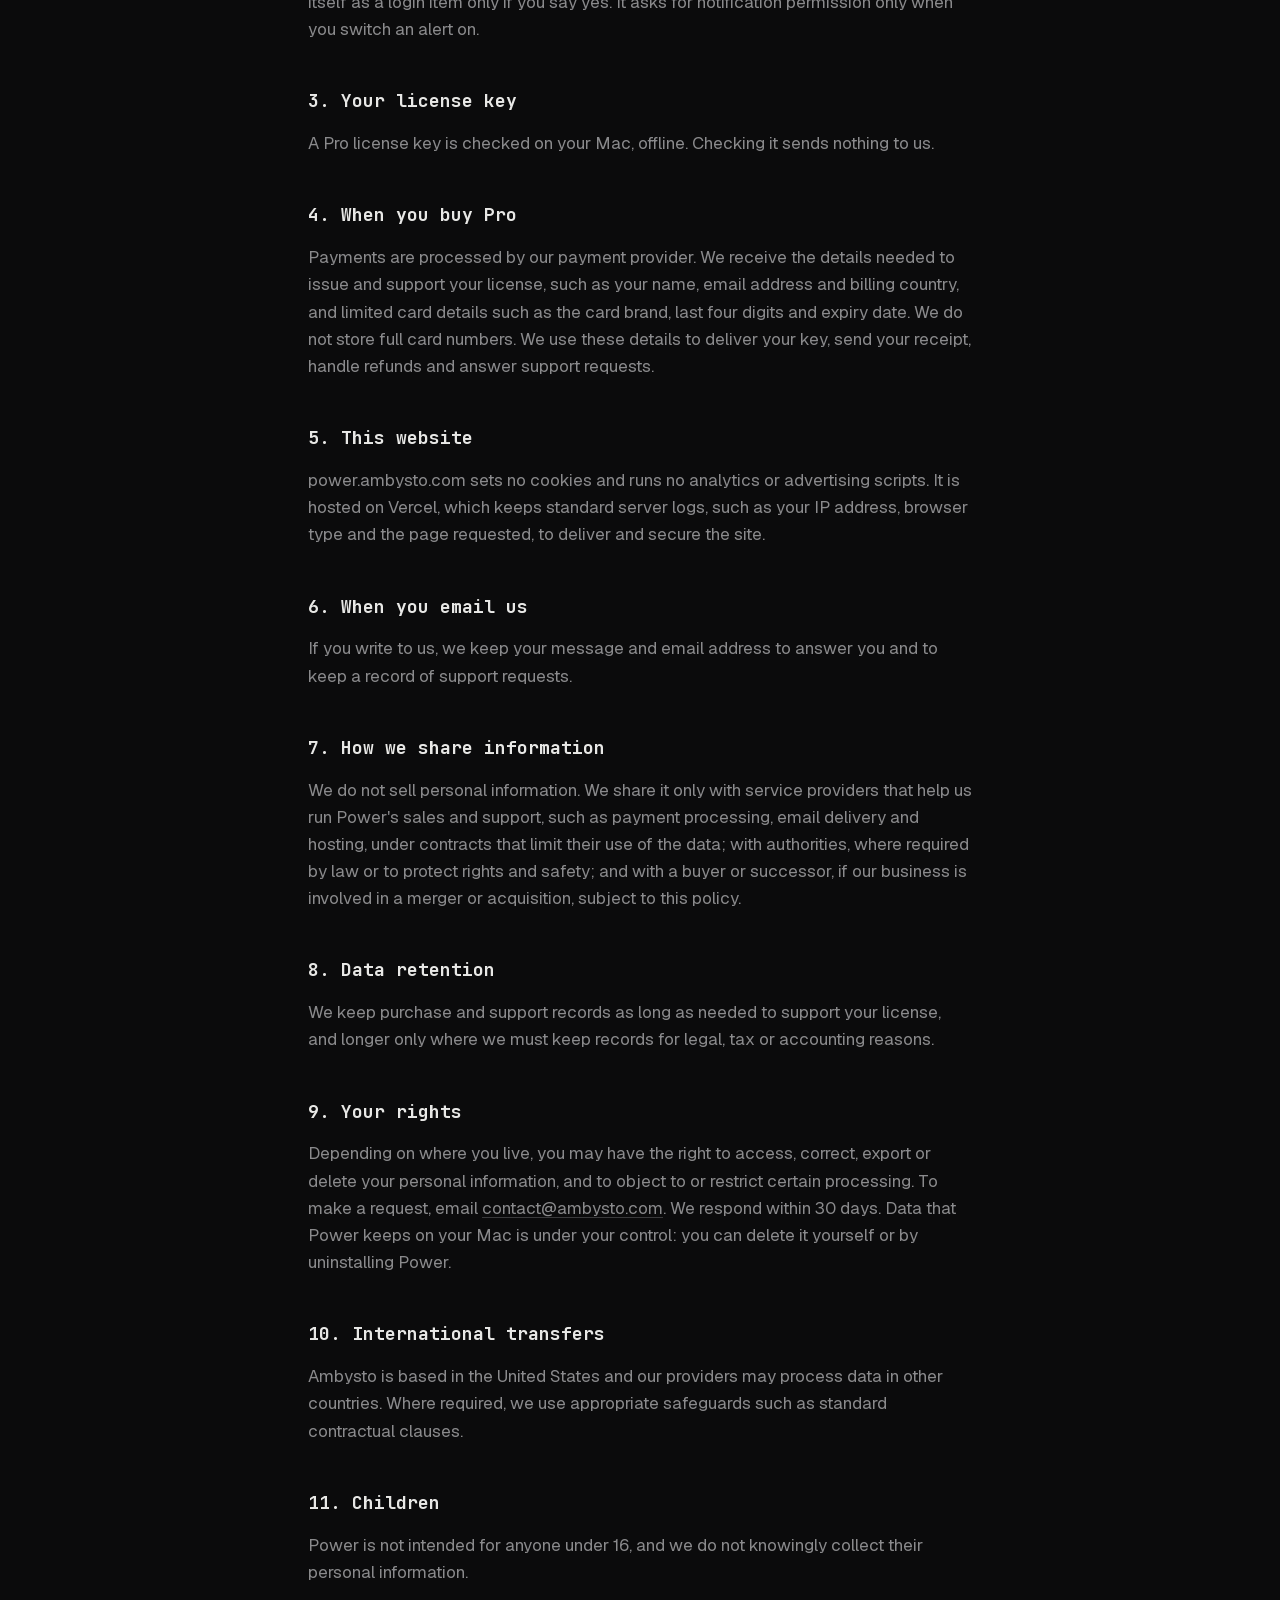
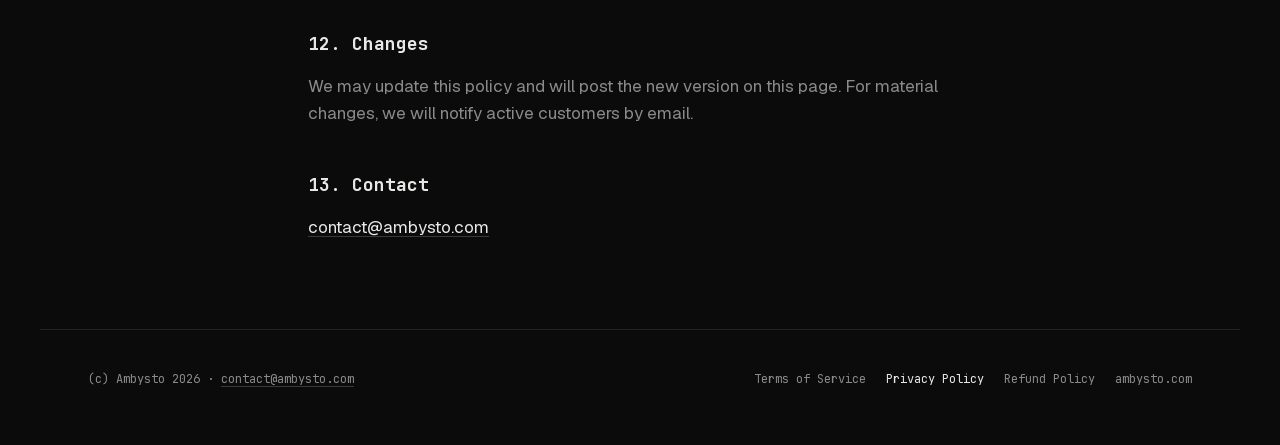
<file: site/privacy-policy.html>
<!doctype html>
<html lang="en">
<head>
<meta charset="utf-8">
<meta name="viewport" content="width=device-width, initial-scale=1">
<title>Privacy Policy · Ambysto Power</title>
<meta name="description" content="How Ambysto Power and power.ambysto.com handle personal information.">
<meta name="color-scheme" content="dark">
<meta name="theme-color" content="#0b0b0c">
<link rel="icon" type="image/png" href="assets/favicon.png">
<link rel="stylesheet" href="legal.css">
</head>
<body>

<header class="top">
  <div class="wrap topbar">
    <a class="brandmark" href="/">
      <svg viewBox="0 0 5 7" aria-hidden="true" shape-rendering="crispEdges"><path fill="#e8e8e6" d="M1.04 .04h.92v.92h-.92zM2.04 .04h.92v.92h-.92zM3.04 .04h.92v.92h-.92zM.04 1.04h.92v.92h-.92zM4.04 1.04h.92v.92h-.92zM.04 2.04h.92v.92h-.92zM4.04 2.04h.92v.92h-.92zM.04 3.04h.92v.92h-.92zM1.04 3.04h.92v.92h-.92zM2.04 3.04h.92v.92h-.92zM4.04 3.04h.92v.92h-.92zM.04 4.04h.92v.92h-.92zM4.04 4.04h.92v.92h-.92zM.04 5.04h.92v.92h-.92zM4.04 5.04h.92v.92h-.92zM.04 6.04h.92v.92h-.92zM4.04 6.04h.92v.92h-.92z"/><path fill="#3a3a3c" d="M3.04 3.04h.92v.92h-.92z"/></svg>
      <span><b>Ambysto</b> <span class="nm">Power</span></span>
    </a>
    <a class="back" href="/">Back to Power</a>
  </div>
</header>

<main class="wrap doc">
<h1>Privacy Policy</h1>
<p class="updated">Last updated: September 30, 2026</p>
<p class="short"><strong>In short:</strong> Power runs on your Mac and makes no internet connections of its own. There is no account, no telemetry and no analytics, in the app or on this site. What it reads about your battery, your apps, the heat and which apps are keeping it awake stays on your Mac.</p>
<p>This policy explains how Ambysto ("Ambysto", "we", "us") handles personal information for the Ambysto Power app ("Power") and this website, power.ambysto.com. It applies together with the <a href="https://ambysto.com/privacy-policy">Ambysto Privacy Policy</a>, which covers all our products. Where this page is more specific about Power, this page applies.</p>

<h2>1. What Power reads, and what stays on your Mac</h2>
<p>To do its job, Power reads your Mac's battery (charge, capacity, cycle count, temperature, voltage and current; never the serial number), the CPU time your own processes use, the thermal state and, where the Mac reports it, its CPU speed limit, read-only hardware sensors such as temperatures and fan speeds, and the list of apps that are asking the Mac not to sleep. It uses app names and numbers, never command lines or environment. Other users' and system processes are counted, never listed.</p>
<ul>
<li>Everything Power reads stays on your Mac. We never receive it.</li>
<li><strong>History:</strong> a battery sample every 5 minutes (time, charge, power source, state, full-charge capacity, cycle count, temperature, watts), one health point per day (date, capacities, cycle count and your Mac's model), thermal episodes, and app readings (app name and numbers). It is stored in <code>~/Library/Application Support/Ambysto Power/History</code>, in a folder only your user can open, with files only your user can read.</li>
<li><strong>Retention:</strong> the daily health points are kept for the life of the install and never deleted. Samples, episodes and app readings older than 7 days are deleted at launch only in the free version, only when no license key is stored on your Mac, and only if Power never kept Pro history there. Otherwise older data is hidden, not deleted. Pro keeps it all. The Settings window can also delete history older than 7 days, after a confirmation that lists the files.</li>
<li>Your settings, and the keep-awake rules you create (Pro), are stored in Power's own preferences on your Mac.</li>
<li><strong>Export (Pro)</strong> writes a file only when you ask, to a place you choose. It contains app names and numbers, never command lines, paths or environment. You decide where it goes.</li>
<li>Uninstalling Power and deleting its folder and preferences removes its data from your Mac.</li>
</ul>

<h2>2. Connections Power makes</h2>
<p>Power has no network access of its own: it sends nothing to us or to anyone else, and it does not check for updates by itself. It reads your Mac through macOS's own power, thermal and process interfaces, and it does not run other programs. Power asks whether to open at login only when you save your first keep-awake rule, and registers itself as a login item only if you say yes. It asks for notification permission only when you switch an alert on.</p>

<h2>3. Your license key</h2>
<p>A Pro license key is checked on your Mac, offline. Checking it sends nothing to us.</p>

<h2>4. When you buy Pro</h2>
<p>Payments are processed by our payment provider. We receive the details needed to issue and support your license, such as your name, email address and billing country, and limited card details such as the card brand, last four digits and expiry date. We do not store full card numbers. We use these details to deliver your key, send your receipt, handle refunds and answer support requests.</p>

<h2>5. This website</h2>
<p>power.ambysto.com sets no cookies and runs no analytics or advertising scripts. It is hosted on Vercel, which keeps standard server logs, such as your IP address, browser type and the page requested, to deliver and secure the site.</p>

<h2>6. When you email us</h2>
<p>If you write to us, we keep your message and email address to answer you and to keep a record of support requests.</p>

<h2>7. How we share information</h2>
<p>We do not sell personal information. We share it only with service providers that help us run Power's sales and support, such as payment processing, email delivery and hosting, under contracts that limit their use of the data; with authorities, where required by law or to protect rights and safety; and with a buyer or successor, if our business is involved in a merger or acquisition, subject to this policy.</p>

<h2>8. Data retention</h2>
<p>We keep purchase and support records as long as needed to support your license, and longer only where we must keep records for legal, tax or accounting reasons.</p>

<h2>9. Your rights</h2>
<p>Depending on where you live, you may have the right to access, correct, export or delete your personal information, and to object to or restrict certain processing. To make a request, email <a href="mailto:contact@ambysto.com">contact@ambysto.com</a>. We respond within 30 days. Data that Power keeps on your Mac is under your control: you can delete it yourself or by uninstalling Power.</p>

<h2>10. International transfers</h2>
<p>Ambysto is based in the United States and our providers may process data in other countries. Where required, we use appropriate safeguards such as standard contractual clauses.</p>

<h2>11. Children</h2>
<p>Power is not intended for anyone under 16, and we do not knowingly collect their personal information.</p>

<h2>12. Changes</h2>
<p>We may update this policy and will post the new version on this page. For material changes, we will notify active customers by email.</p>

<h2>13. Contact</h2>
<p class="addr"><a href="mailto:contact@ambysto.com">contact@ambysto.com</a></p>
</main>

<footer class="wrap foot">
  <p>(c) Ambysto 2026 · <a href="mailto:contact@ambysto.com">contact@ambysto.com</a></p>
  <nav aria-label="Legal">
    <a href="/terms">Terms of Service</a>
    <a href="/privacy-policy" aria-current="page">Privacy Policy</a>
    <a href="/refund-policy">Refund Policy</a>
    <a href="https://ambysto.com">ambysto.com</a>
  </nav>
</footer>

</body>
</html>
</file>
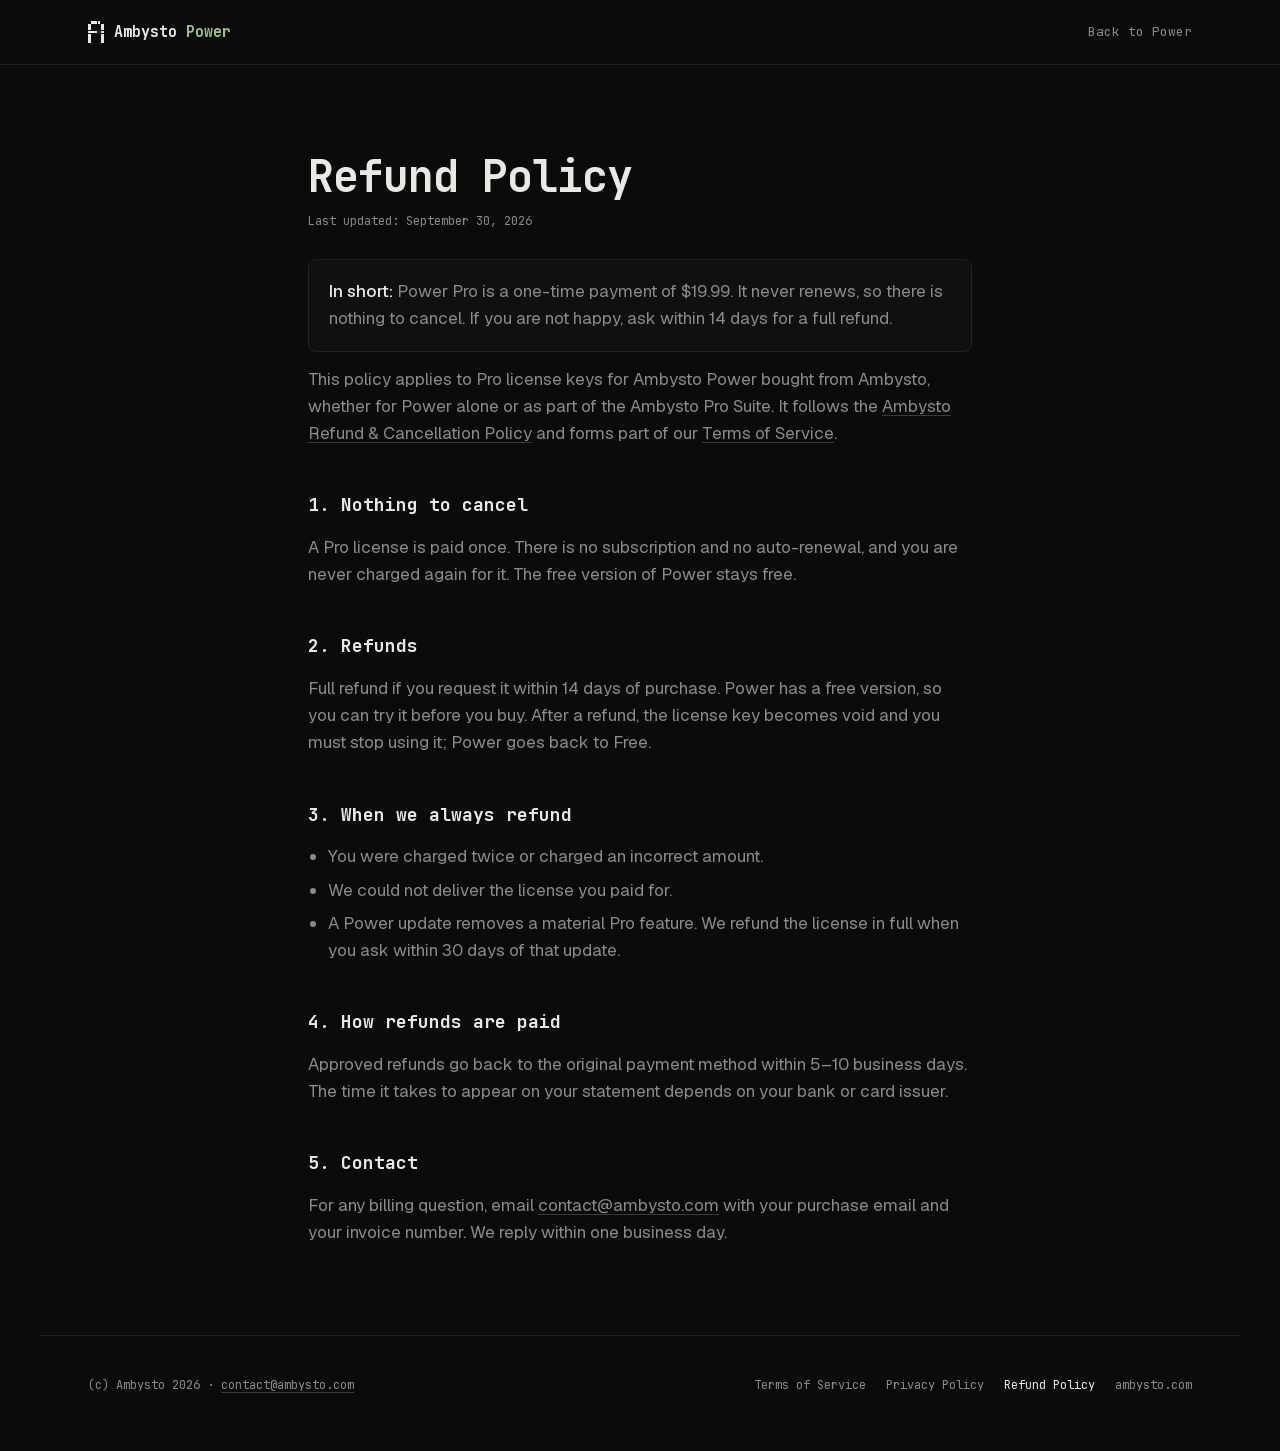
<file: site/refund-policy.html>
<!doctype html>
<html lang="en">
<head>
<meta charset="utf-8">
<meta name="viewport" content="width=device-width, initial-scale=1">
<title>Refund Policy · Ambysto Power</title>
<meta name="description" content="Refunds for Ambysto Power Pro: one-time payment, full refund within 14 days.">
<meta name="color-scheme" content="dark">
<meta name="theme-color" content="#0b0b0c">
<link rel="icon" type="image/png" href="assets/favicon.png">
<link rel="stylesheet" href="legal.css">
</head>
<body>

<header class="top">
  <div class="wrap topbar">
    <a class="brandmark" href="/">
      <svg viewBox="0 0 5 7" aria-hidden="true" shape-rendering="crispEdges"><path fill="#e8e8e6" d="M1.04 .04h.92v.92h-.92zM2.04 .04h.92v.92h-.92zM3.04 .04h.92v.92h-.92zM.04 1.04h.92v.92h-.92zM4.04 1.04h.92v.92h-.92zM.04 2.04h.92v.92h-.92zM4.04 2.04h.92v.92h-.92zM.04 3.04h.92v.92h-.92zM1.04 3.04h.92v.92h-.92zM2.04 3.04h.92v.92h-.92zM4.04 3.04h.92v.92h-.92zM.04 4.04h.92v.92h-.92zM4.04 4.04h.92v.92h-.92zM.04 5.04h.92v.92h-.92zM4.04 5.04h.92v.92h-.92zM.04 6.04h.92v.92h-.92zM4.04 6.04h.92v.92h-.92z"/><path fill="#3a3a3c" d="M3.04 3.04h.92v.92h-.92z"/></svg>
      <span><b>Ambysto</b> <span class="nm">Power</span></span>
    </a>
    <a class="back" href="/">Back to Power</a>
  </div>
</header>

<main class="wrap doc">
<h1>Refund Policy</h1>
<p class="updated">Last updated: September 30, 2026</p>
<p class="short"><strong>In short:</strong> Power Pro is a one-time payment of $19.99. It never renews, so there is nothing to cancel. If you are not happy, ask within 14 days for a full refund.</p>
<p>This policy applies to Pro license keys for Ambysto Power bought from Ambysto, whether for Power alone or as part of the Ambysto Pro Suite. It follows the <a href="https://ambysto.com/refund-policy">Ambysto Refund &amp; Cancellation Policy</a> and forms part of our <a href="/terms">Terms of Service</a>.</p>

<h2>1. Nothing to cancel</h2>
<p>A Pro license is paid once. There is no subscription and no auto-renewal, and you are never charged again for it. The free version of Power stays free.</p>

<h2>2. Refunds</h2>
<p>Full refund if you request it within 14 days of purchase. Power has a free version, so you can try it before you buy. After a refund, the license key becomes void and you must stop using it; Power goes back to Free.</p>

<h2>3. When we always refund</h2>
<ul>
<li>You were charged twice or charged an incorrect amount.</li>
<li>We could not deliver the license you paid for.</li>
<li>A Power update removes a material Pro feature. We refund the license in full when you ask within 30 days of that update.</li>
</ul>

<h2>4. How refunds are paid</h2>
<p>Approved refunds go back to the original payment method within 5–10 business days. The time it takes to appear on your statement depends on your bank or card issuer.</p>

<h2>5. Contact</h2>
<p>For any billing question, email <a href="mailto:contact@ambysto.com">contact@ambysto.com</a> with your purchase email and your invoice number. We reply within one business day.</p>
</main>

<footer class="wrap foot">
  <p>(c) Ambysto 2026 · <a href="mailto:contact@ambysto.com">contact@ambysto.com</a></p>
  <nav aria-label="Legal">
    <a href="/terms">Terms of Service</a>
    <a href="/privacy-policy">Privacy Policy</a>
    <a href="/refund-policy" aria-current="page">Refund Policy</a>
    <a href="https://ambysto.com">ambysto.com</a>
  </nav>
</footer>

</body>
</html>
</file>
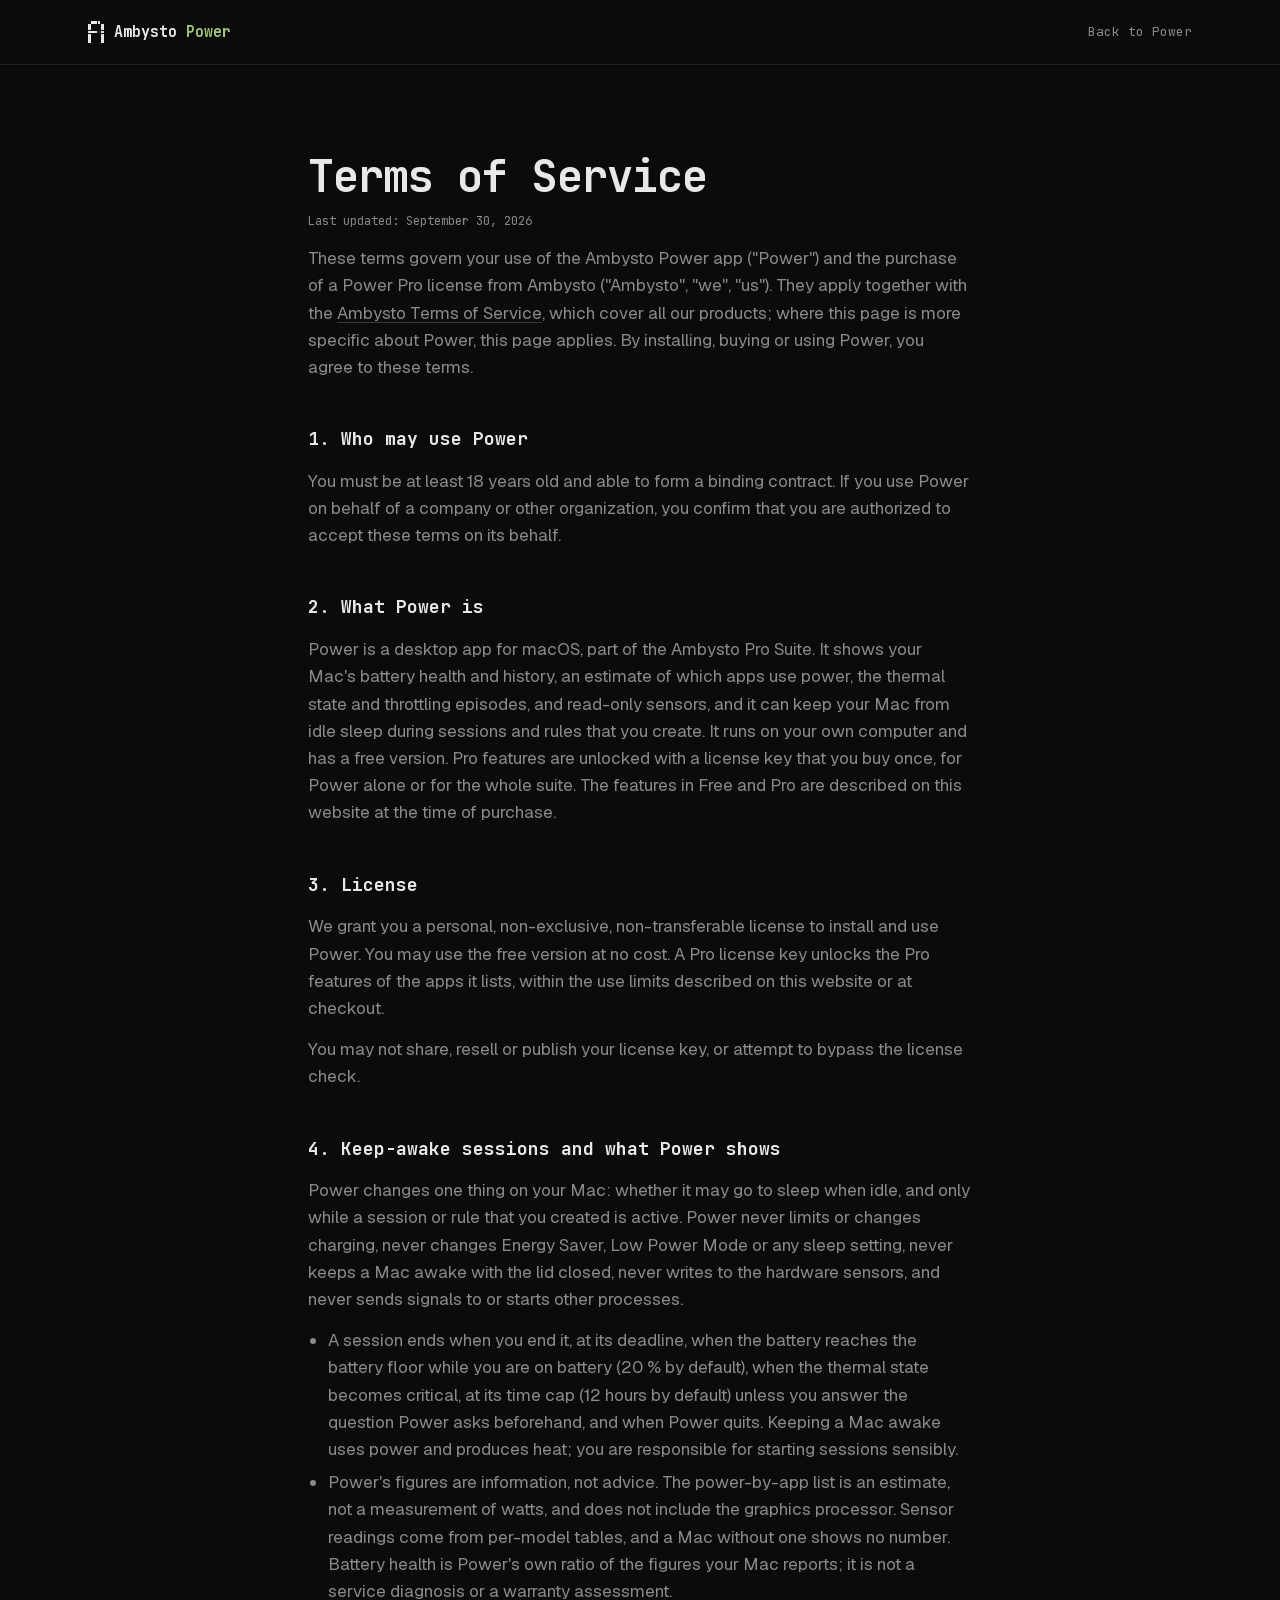
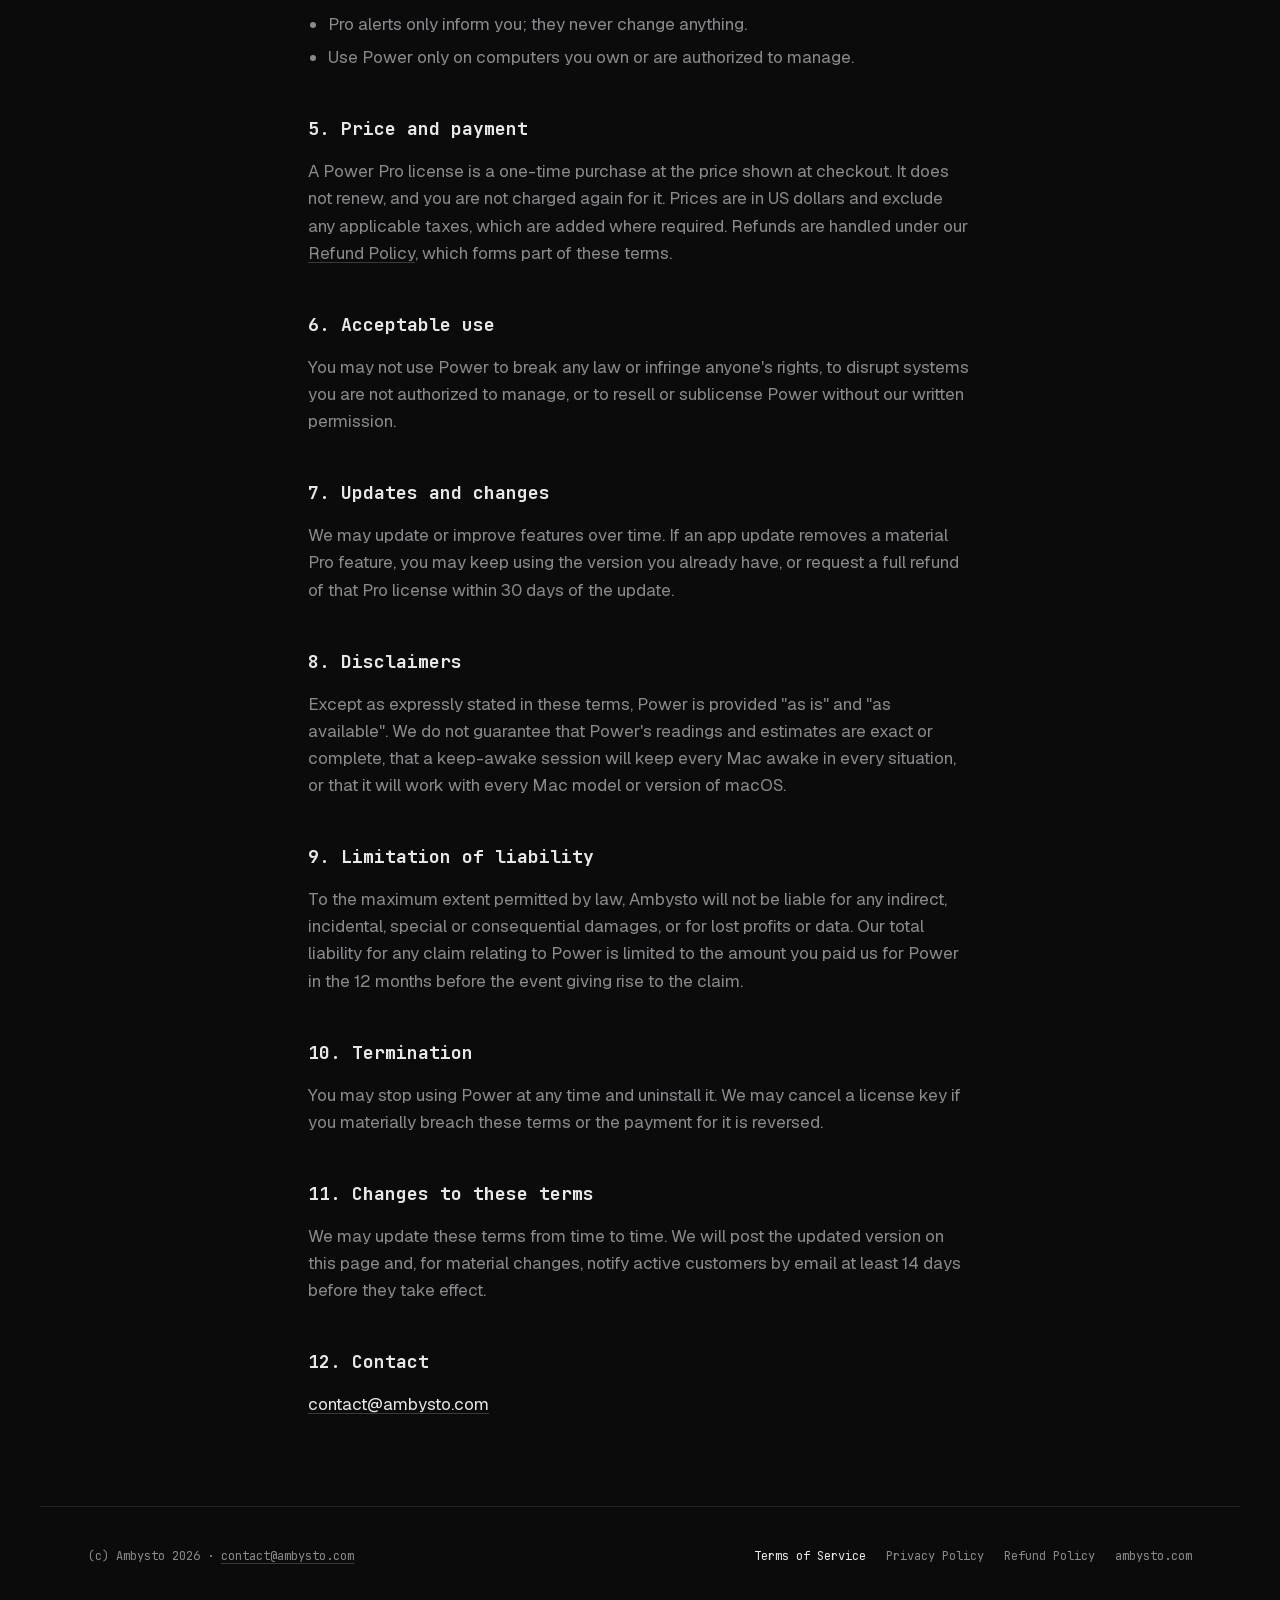
<file: site/terms.html>
<!doctype html>
<html lang="en">
<head>
<meta charset="utf-8">
<meta name="viewport" content="width=device-width, initial-scale=1">
<title>Terms of Service · Ambysto Power</title>
<meta name="description" content="The terms for using Ambysto Power and buying a Power Pro license.">
<meta name="color-scheme" content="dark">
<meta name="theme-color" content="#0b0b0c">
<link rel="icon" type="image/png" href="assets/favicon.png">
<link rel="stylesheet" href="legal.css">
</head>
<body>

<header class="top">
  <div class="wrap topbar">
    <a class="brandmark" href="/">
      <svg viewBox="0 0 5 7" aria-hidden="true" shape-rendering="crispEdges"><path fill="#e8e8e6" d="M1.04 .04h.92v.92h-.92zM2.04 .04h.92v.92h-.92zM3.04 .04h.92v.92h-.92zM.04 1.04h.92v.92h-.92zM4.04 1.04h.92v.92h-.92zM.04 2.04h.92v.92h-.92zM4.04 2.04h.92v.92h-.92zM.04 3.04h.92v.92h-.92zM1.04 3.04h.92v.92h-.92zM2.04 3.04h.92v.92h-.92zM4.04 3.04h.92v.92h-.92zM.04 4.04h.92v.92h-.92zM4.04 4.04h.92v.92h-.92zM.04 5.04h.92v.92h-.92zM4.04 5.04h.92v.92h-.92zM.04 6.04h.92v.92h-.92zM4.04 6.04h.92v.92h-.92z"/><path fill="#3a3a3c" d="M3.04 3.04h.92v.92h-.92z"/></svg>
      <span><b>Ambysto</b> <span class="nm">Power</span></span>
    </a>
    <a class="back" href="/">Back to Power</a>
  </div>
</header>

<main class="wrap doc">
<h1>Terms of Service</h1>
<p class="updated">Last updated: September 30, 2026</p>
<p>These terms govern your use of the Ambysto Power app ("Power") and the purchase of a Power Pro license from Ambysto ("Ambysto", "we", "us"). They apply together with the <a href="https://ambysto.com/terms">Ambysto Terms of Service</a>, which cover all our products; where this page is more specific about Power, this page applies. By installing, buying or using Power, you agree to these terms.</p>

<h2>1. Who may use Power</h2>
<p>You must be at least 18 years old and able to form a binding contract. If you use Power on behalf of a company or other organization, you confirm that you are authorized to accept these terms on its behalf.</p>

<h2>2. What Power is</h2>
<p>Power is a desktop app for macOS, part of the Ambysto Pro Suite. It shows your Mac's battery health and history, an estimate of which apps use power, the thermal state and throttling episodes, and read-only sensors, and it can keep your Mac from idle sleep during sessions and rules that you create. It runs on your own computer and has a free version. Pro features are unlocked with a license key that you buy once, for Power alone or for the whole suite. The features in Free and Pro are described on this website at the time of purchase.</p>

<h2>3. License</h2>
<p>We grant you a personal, non-exclusive, non-transferable license to install and use Power. You may use the free version at no cost. A Pro license key unlocks the Pro features of the apps it lists, within the use limits described on this website or at checkout.</p>
<p>You may not share, resell or publish your license key, or attempt to bypass the license check.</p>

<h2>4. Keep-awake sessions and what Power shows</h2>
<p>Power changes one thing on your Mac: whether it may go to sleep when idle, and only while a session or rule that you created is active. Power never limits or changes charging, never changes Energy Saver, Low Power Mode or any sleep setting, never keeps a Mac awake with the lid closed, never writes to the hardware sensors, and never sends signals to or starts other processes.</p>
<ul>
<li>A session ends when you end it, at its deadline, when the battery reaches the battery floor while you are on battery (20 % by default), when the thermal state becomes critical, at its time cap (12 hours by default) unless you answer the question Power asks beforehand, and when Power quits. Keeping a Mac awake uses power and produces heat; you are responsible for starting sessions sensibly.</li>
<li>Power's figures are information, not advice. The power-by-app list is an estimate, not a measurement of watts, and does not include the graphics processor. Sensor readings come from per-model tables, and a Mac without one shows no number. Battery health is Power's own ratio of the figures your Mac reports; it is not a service diagnosis or a warranty assessment.</li>
<li>Pro alerts only inform you; they never change anything.</li>
<li>Use Power only on computers you own or are authorized to manage.</li>
</ul>

<h2>5. Price and payment</h2>
<p>A Power Pro license is a one-time purchase at the price shown at checkout. It does not renew, and you are not charged again for it. Prices are in US dollars and exclude any applicable taxes, which are added where required. Refunds are handled under our <a href="/refund-policy">Refund Policy</a>, which forms part of these terms.</p>

<h2>6. Acceptable use</h2>
<p>You may not use Power to break any law or infringe anyone's rights, to disrupt systems you are not authorized to manage, or to resell or sublicense Power without our written permission.</p>

<h2>7. Updates and changes</h2>
<p>We may update or improve features over time. If an app update removes a material Pro feature, you may keep using the version you already have, or request a full refund of that Pro license within 30 days of the update.</p>

<h2>8. Disclaimers</h2>
<p>Except as expressly stated in these terms, Power is provided "as is" and "as available". We do not guarantee that Power's readings and estimates are exact or complete, that a keep-awake session will keep every Mac awake in every situation, or that it will work with every Mac model or version of macOS.</p>

<h2>9. Limitation of liability</h2>
<p>To the maximum extent permitted by law, Ambysto will not be liable for any indirect, incidental, special or consequential damages, or for lost profits or data. Our total liability for any claim relating to Power is limited to the amount you paid us for Power in the 12 months before the event giving rise to the claim.</p>

<h2>10. Termination</h2>
<p>You may stop using Power at any time and uninstall it. We may cancel a license key if you materially breach these terms or the payment for it is reversed.</p>

<h2>11. Changes to these terms</h2>
<p>We may update these terms from time to time. We will post the updated version on this page and, for material changes, notify active customers by email at least 14 days before they take effect.</p>

<h2>12. Contact</h2>
<p class="addr"><a href="mailto:contact@ambysto.com">contact@ambysto.com</a></p>
</main>

<footer class="wrap foot">
  <p>(c) Ambysto 2026 · <a href="mailto:contact@ambysto.com">contact@ambysto.com</a></p>
  <nav aria-label="Legal">
    <a href="/terms" aria-current="page">Terms of Service</a>
    <a href="/privacy-policy">Privacy Policy</a>
    <a href="/refund-policy">Refund Policy</a>
    <a href="https://ambysto.com">ambysto.com</a>
  </nav>
</footer>

</body>
</html>
</file>
<file: site/legal.css>
@font-face {
  font-family: "Geist"; font-style: normal; font-weight: 100 900; font-display: swap;
  src: url(fonts/geist-latin.woff2) format("woff2");
}
@font-face {
  font-family: "JetBrains Mono"; font-style: normal; font-weight: 100 800; font-display: swap;
  src: url(fonts/jetbrains-mono-latin.woff2) format("woff2");
}
:root {
  --bg: #0b0b0c;
  --panel: #101011;
  --ink: #e8e8e6;
  --mute: #8a8a8c;
  --rule: #222224;
  --dim: #3a3a3c;
  --tone: #9fc675; /* Power: identity only, never status */
  --sans: "Geist", system-ui, sans-serif;
  --mono: "JetBrains Mono", ui-monospace, monospace;
}
* { box-sizing: border-box; }
html { background: var(--bg); color-scheme: dark; -webkit-text-size-adjust: 100%; }
body { margin: 0; background: var(--bg); color: var(--ink); font-family: var(--sans); font-size: 1.0625rem; line-height: 1.6; -webkit-font-smoothing: antialiased; }
::selection { background: var(--ink); color: var(--bg); }
:focus-visible { outline: 2px solid var(--ink); outline-offset: 3px; border-radius: 4px; }
a { color: inherit; text-decoration: underline; text-underline-offset: 3px; text-decoration-color: var(--dim); }
a:hover { text-decoration-color: var(--ink); }
.wrap { width: 100%; max-width: 1200px; margin-inline: auto; padding-inline: clamp(16px, 4vw, 48px); }

.top { border-bottom: 1px solid var(--rule); }
.topbar { display: flex; align-items: center; justify-content: space-between; height: 64px; }
.brandmark { display: inline-flex; align-items: center; gap: 0.7em; font-family: var(--mono); font-size: 15px; line-height: 1; text-decoration: none; }
.brandmark svg { height: 22px; width: auto; }
.brandmark b { font-weight: 700; }
.brandmark .nm { color: var(--tone); font-weight: 700; }
.back { font-family: var(--mono); font-size: 0.8125rem; color: var(--mute); text-decoration: none; }
.back:hover { color: var(--ink); }

.doc { max-width: 760px; padding-block: clamp(40px, 7vw, 88px); }
.doc h1 { margin: 0; font-family: var(--mono); font-weight: 700; letter-spacing: -0.025em; line-height: 1.08; font-size: clamp(1.75rem, 3.4vw, 2.875rem); }
.doc .updated { margin-top: 12px; font-family: var(--mono); font-size: 0.75rem; color: var(--mute); }
.doc .short { margin-top: 28px; padding: 18px 20px; background: var(--panel); border: 1px solid var(--rule); border-radius: 8px; }
.doc h2 { margin: 44px 0 0; font-family: var(--mono); font-weight: 700; font-size: 1.125rem; }
.doc p, .doc ul { margin: 14px 0 0; color: var(--mute); }
.doc ul { padding-left: 1.2em; }
.doc li + li { margin-top: 6px; }
.doc strong { color: var(--ink); font-weight: 500; }
.doc .addr { color: var(--ink); }

.foot { display: flex; flex-wrap: wrap; align-items: center; justify-content: space-between; gap: 16px; padding-block: 40px 56px; border-top: 1px solid var(--rule); }
.foot p { margin: 0; font-family: var(--mono); font-size: 0.75rem; color: var(--mute); }
.foot nav { display: flex; flex-wrap: wrap; gap: 8px 20px; font-family: var(--mono); font-size: 0.75rem; color: var(--mute); }
.foot nav a { text-decoration: none; }
.foot nav a:hover, .foot nav a[aria-current] { color: var(--ink); }
.foot > div { display: grid; gap: 4px; }
.doc code { font-family: var(--mono); font-size: 0.85em; background: var(--panel); border: 1px solid var(--rule); border-radius: 4px; padding: 1px 6px; color: var(--ink); overflow-wrap: anywhere; }
</file>
